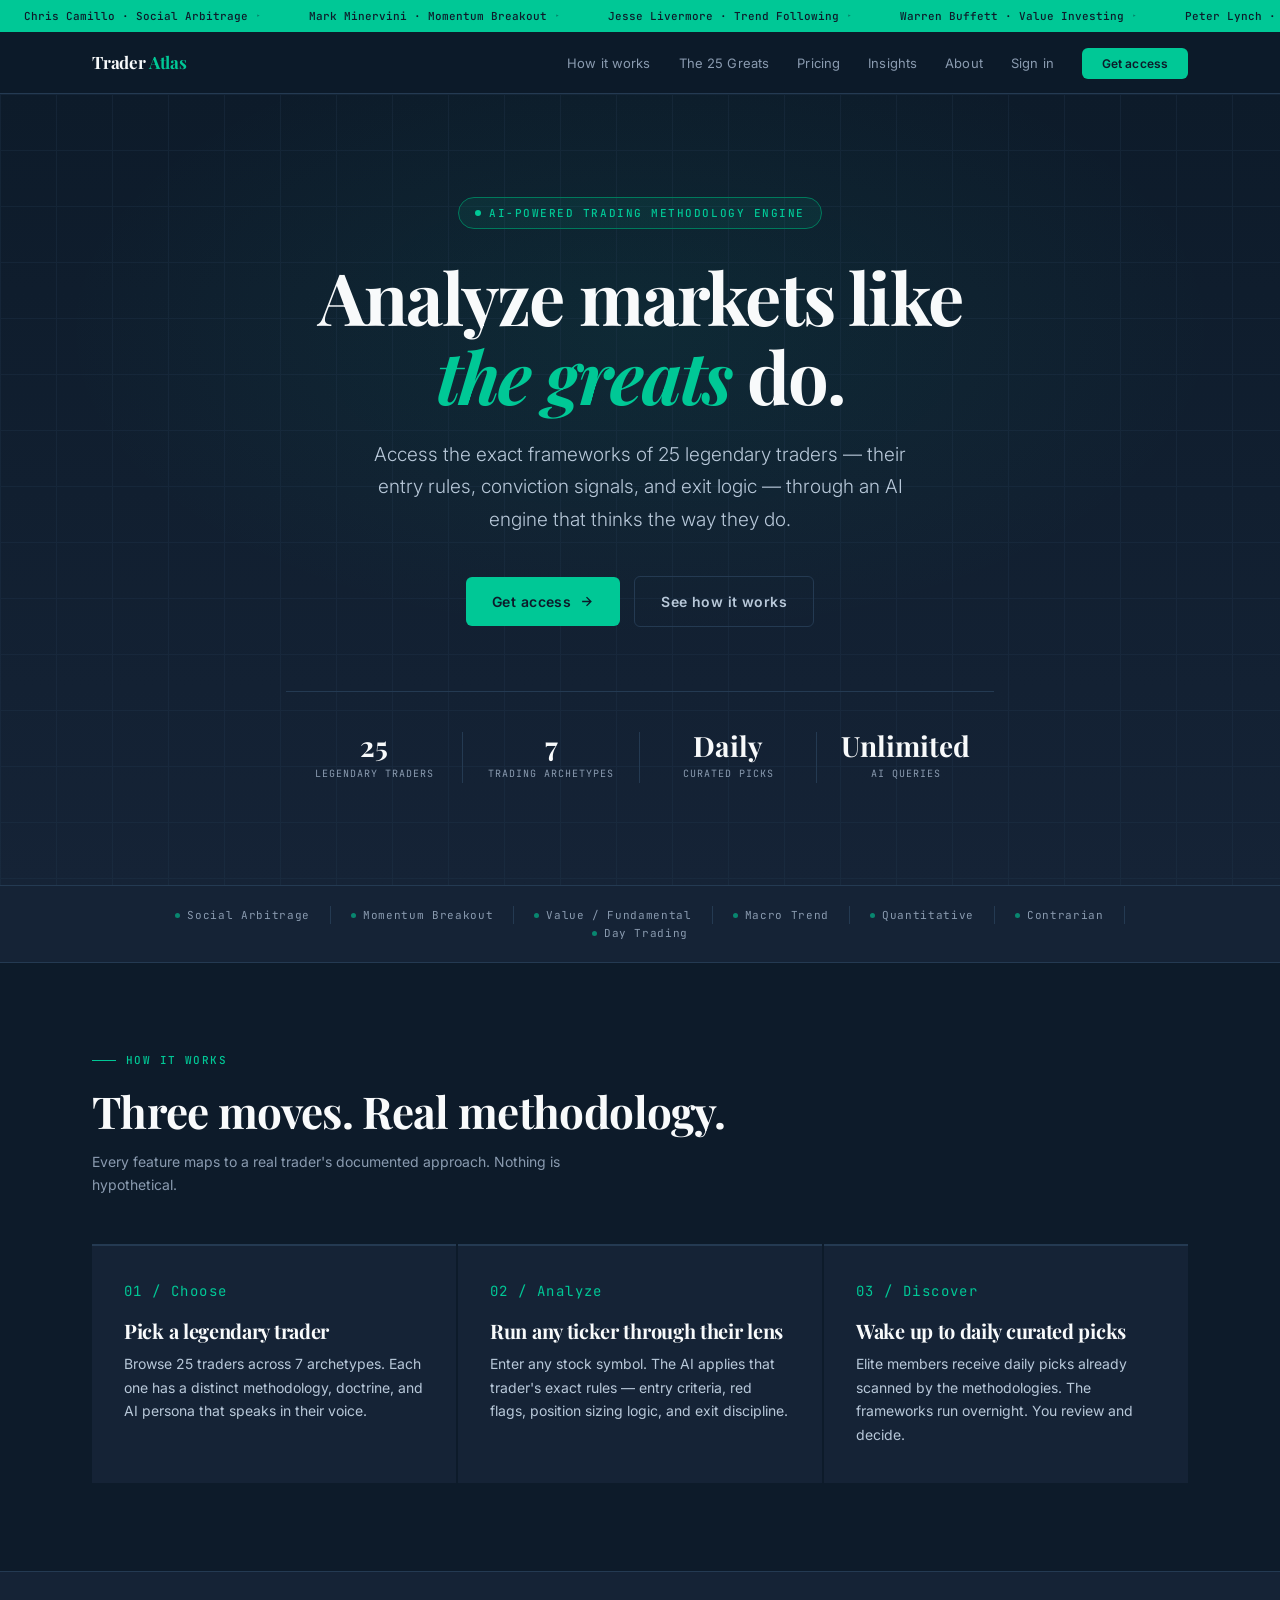
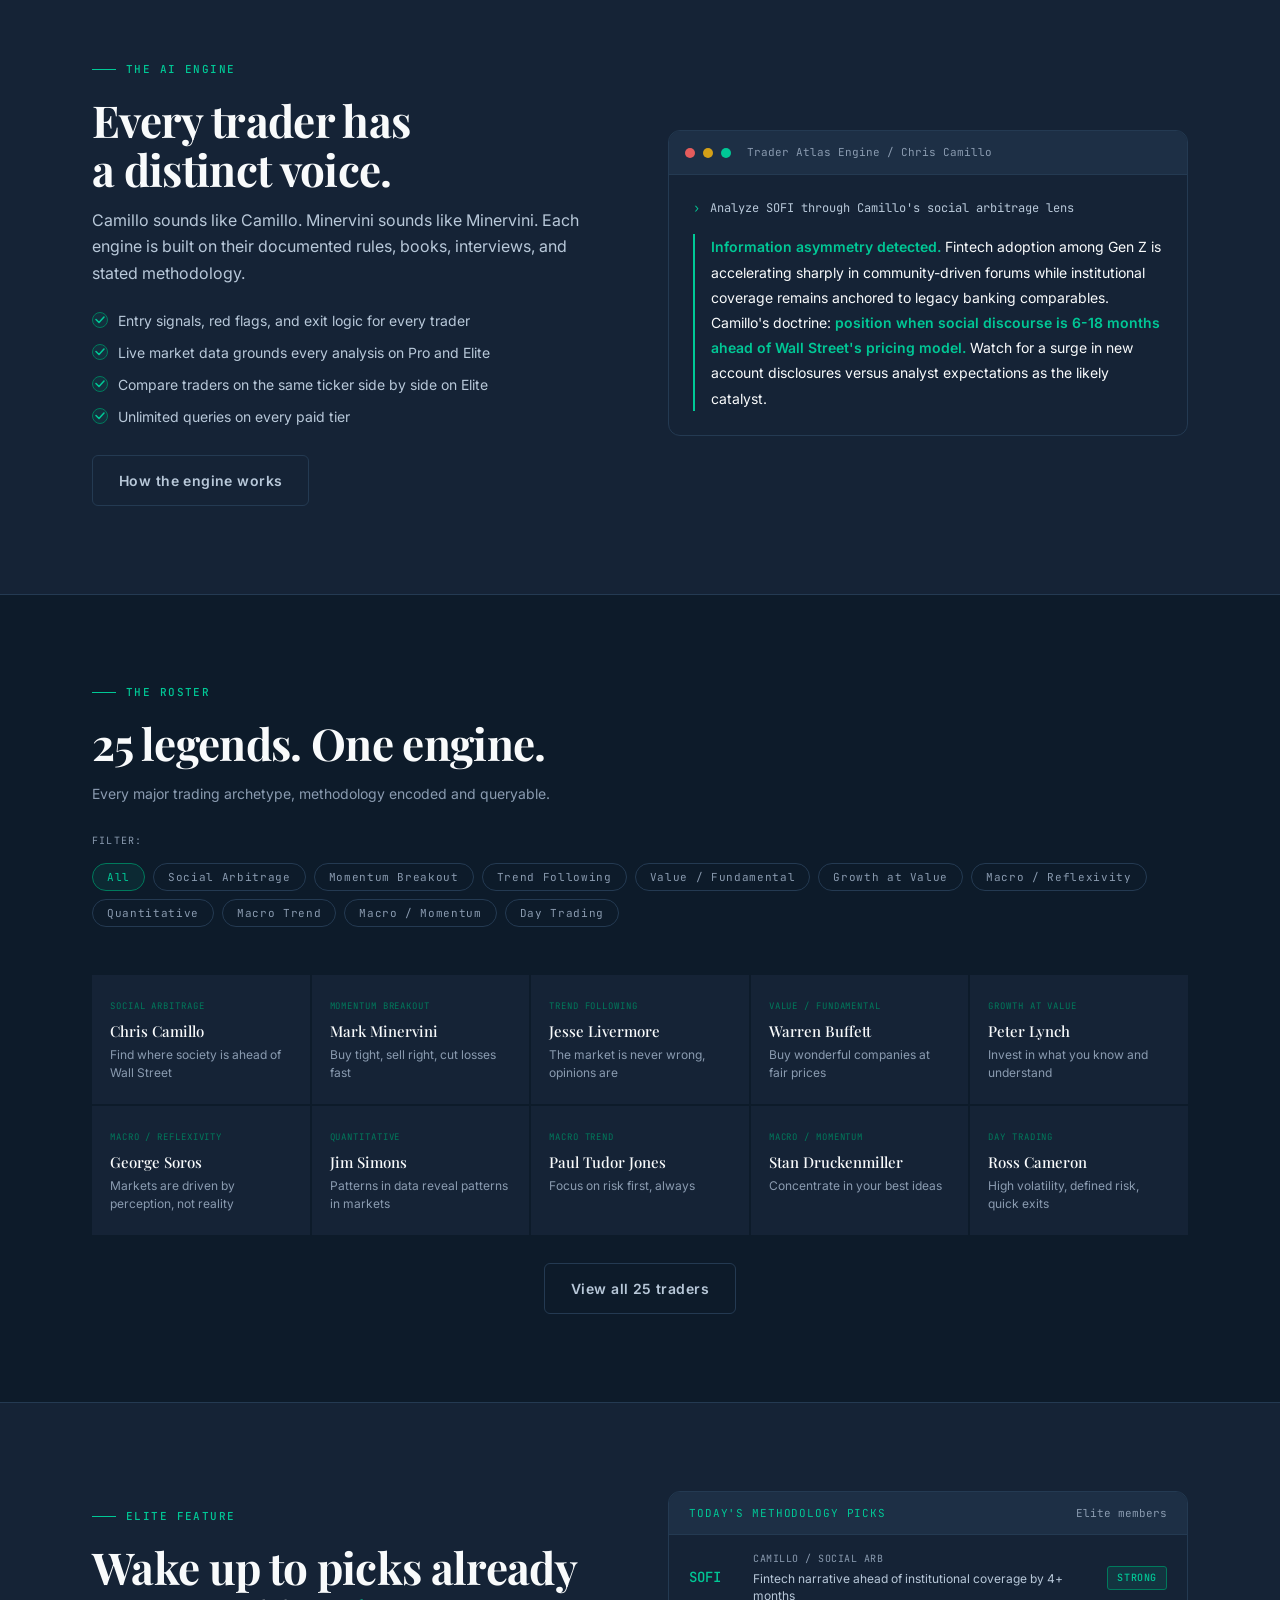
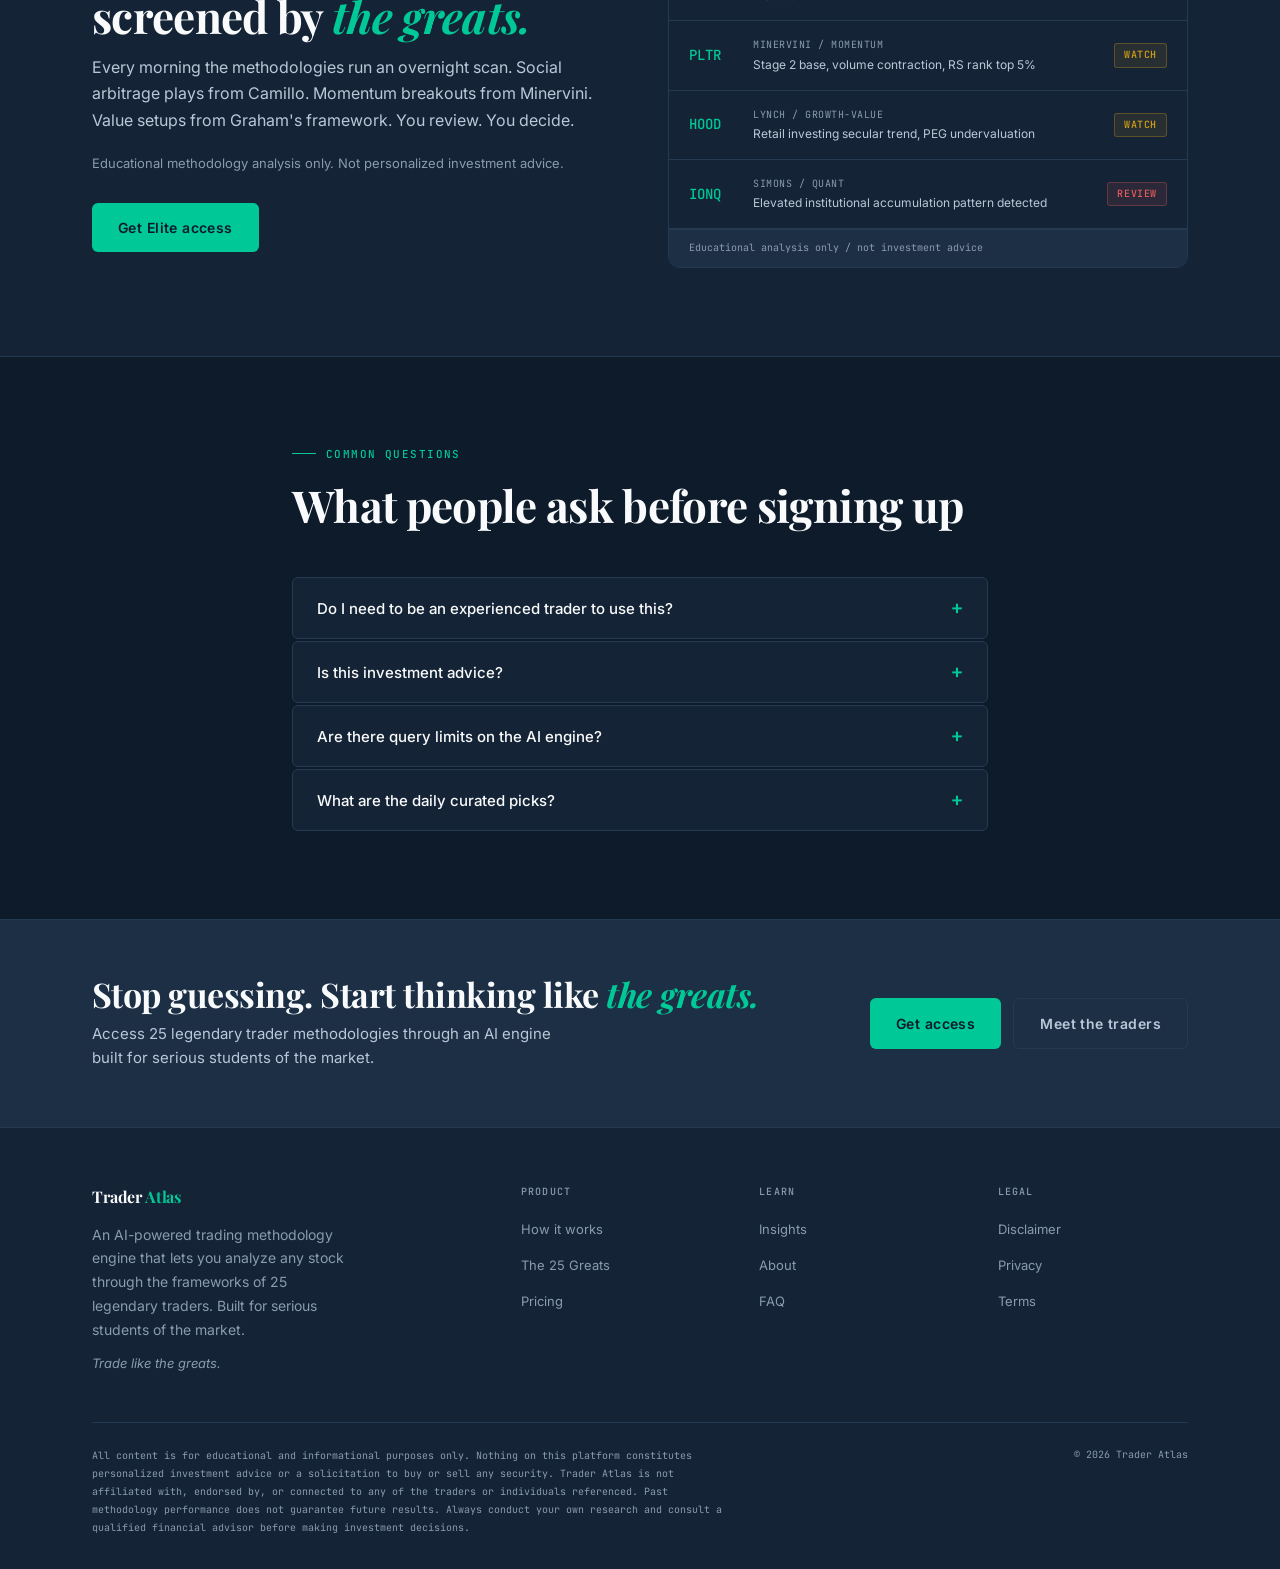
<file: index.html>
<!DOCTYPE html>
<html lang="en">
<head>
<meta charset="UTF-8">
<meta name="viewport" content="width=device-width, initial-scale=1.0">
<title>Trader Atlas — AI-Powered Trading Methodology Engine</title>
<meta name="description" content="Analyze any stock through the exact methodologies of 25 legendary traders. Chris Camillo's social arbitrage. Minervini's momentum breakout. Buffett's value framework. Powered by AI.">
<meta name="keywords" content="trading methodology, learn to trade, stock analysis, trading strategies, Mark Minervini, Chris Camillo, Warren Buffett, momentum trading, social arbitrage, trading education">
<meta property="og:title" content="Trader Atlas — AI Trading Methodology Engine">
<meta property="og:description" content="Access the minds of 25 legendary traders through an AI engine built on their exact methodologies.">
<meta property="og:type" content="website">
<link rel="canonical" href="https://traderatlas.com/">
<script type="application/ld+json">{"@context":"https://schema.org","@type":"SoftwareApplication","name":"Trader Atlas","applicationCategory":"FinanceApplication","description":"AI-powered trading methodology engine featuring 25 legendary traders","offers":{"@type":"Offer","priceCurrency":"USD","price":"19"}}</script>
<link rel="stylesheet" href="brand.css">
<style>
/* ── HERO — centered layout ── */
.hero {
  min-height: 88vh;
  display: flex;
  flex-direction: column;
  justify-content: center;
  align-items: center;
  text-align: center;
  padding: 80px 0;
  position: relative;
  overflow: hidden;
  border-bottom: 1px solid var(--navy-border);
}
.hero-bg {
  position: absolute;
  inset: 0;
  background:
    radial-gradient(ellipse 70% 60% at 50% 30%, rgba(0,200,150,0.07) 0%, transparent 65%),
    linear-gradient(180deg, var(--navy) 0%, var(--navy-mid) 100%);
  pointer-events: none;
}
.hero-grid {
  position: absolute;
  inset: 0;
  background-image: linear-gradient(var(--navy-border) 1px, transparent 1px),
    linear-gradient(90deg, var(--navy-border) 1px, transparent 1px);
  background-size: 56px 56px;
  opacity: 0.3;
  pointer-events: none;
}
.hero-content {
  position: relative;
  z-index: 2;
  max-width: 820px;
  padding: 0 32px;
  display: flex;
  flex-direction: column;
  align-items: center;
}
.hero-eyebrow {
  display: inline-flex;
  align-items: center;
  gap: 8px;
  font-family: var(--mono);
  font-size: 11px;
  font-weight: 500;
  letter-spacing: 0.14em;
  color: var(--emerald);
  text-transform: uppercase;
  margin-bottom: 28px;
  padding: 6px 16px;
  border: 1px solid var(--emerald-dim);
  border-radius: 99px;
  background: var(--emerald-bg);
}
.hero-eyebrow::before {
  content: '';
  width: 6px;
  height: 6px;
  border-radius: 50%;
  background: var(--emerald);
  flex-shrink: 0;
}
h1 {
  margin-bottom: 24px;
  letter-spacing: -0.025em;
}
.hero-sub {
  font-size: 19px;
  color: var(--slate-light);
  line-height: 1.7;
  max-width: 580px;
  margin-bottom: 40px;
  font-weight: 300;
}
.hero-actions {
  display: flex;
  align-items: center;
  gap: 14px;
  flex-wrap: wrap;
  justify-content: center;
  margin-bottom: 64px;
}
.hero-stats {
  display: grid;
  grid-template-columns: repeat(4, 1fr);
  align-items: center;
  padding-top: 40px;
  border-top: 1px solid var(--navy-border);
  width: 100%;
}
.stat-block {
  padding: 0 24px;
  border-right: 1px solid var(--navy-border);
  text-align: center;
}
.stat-block:last-child { border-right: none; }
.stat-num {
  font-family: var(--serif);
  font-size: 28px;
  font-weight: 700;
  color: var(--white);
  line-height: 1;
  display: block;
  white-space: nowrap;
}
.stat-lbl {
  font-family: var(--mono);
  font-size: 10px;
  letter-spacing: 0.1em;
  color: var(--slate);
  text-transform: uppercase;
  margin-top: 6px;
  display: block;
  white-space: nowrap;
}

/* ── TRUST BAR ── */
.trust-bar {
  padding: 20px 0;
  background: var(--navy-mid);
  border-bottom: 1px solid var(--navy-border);
}
.trust-row {
  display: flex;
  align-items: center;
  gap: 0;
  flex-wrap: wrap;
  justify-content: center;
}
.trust-item {
  font-family: var(--mono);
  font-size: 11px;
  letter-spacing: 0.06em;
  color: var(--slate);
  padding: 0 20px;
  border-right: 1px solid var(--navy-border);
  display: flex;
  align-items: center;
  gap: 7px;
  white-space: nowrap;
}
.trust-item:last-child { border-right: none; }
.trust-dot {
  width: 5px;
  height: 5px;
  border-radius: 50%;
  background: var(--emerald);
  opacity: 0.6;
  flex-shrink: 0;
}

/* ── FILTER ROW ── */
.filter-row {
  display: flex;
  align-items: center;
  gap: 14px;
  margin: 28px 0 20px;
  flex-wrap: wrap;
}
.filter-label {
  font-family: var(--mono);
  font-size: 10px;
  letter-spacing: 0.12em;
  color: var(--slate);
  text-transform: uppercase;
  flex-shrink: 0;
}
.archetype-chip {
  font-family: var(--mono);
  font-size: 11px;
  letter-spacing: 0.06em;
  padding: 6px 14px;
  border-radius: 99px;
  border: 1px solid var(--navy-border);
  color: var(--slate);
  background: none;
  cursor: pointer;
  transition: all 0.18s;
}
.archetype-chip:hover { border-color: var(--emerald-dim); color: var(--emerald); background: var(--emerald-bg); }
.archetype-chip.active { border-color: var(--emerald-dim); color: var(--emerald); background: var(--emerald-bg); }

/* ── HOW IT WORKS ── */
.steps-grid {
  display: grid;
  grid-template-columns: repeat(3, 1fr);
  gap: 2px;
  margin-top: 48px;
}
.step {
  background: var(--navy-mid);
  padding: 36px 32px;
  position: relative;
  overflow: hidden;
}
.step::before {
  content: '';
  position: absolute;
  top: 0; left: 0; right: 0;
  height: 2px;
  background: var(--navy-border);
  transition: background 0.2s;
}
.step:hover::before { background: var(--emerald); }
.step-num { font-family: var(--mono); font-size: 11px; color: var(--emerald); letter-spacing: 0.1em; margin-bottom: 16px; }
.step h3 { font-size: 20px; margin-bottom: 10px; }
.step p { font-size: 14px; line-height: 1.7; }

/* ── TERMINAL ── */
.terminal-wrap { background: var(--navy-mid); border: 1px solid var(--navy-border); border-radius: var(--radius-lg); overflow: hidden; }
.terminal-top { background: var(--navy-light); padding: 12px 16px; display: flex; align-items: center; gap: 8px; border-bottom: 1px solid var(--navy-border); }
.dot { width: 10px; height: 10px; border-radius: 50%; }
.dot-r { background: #E55C5C; } .dot-y { background: #D4A017; } .dot-g { background: var(--emerald); }
.term-label { font-family: var(--mono); font-size: 11px; color: var(--slate); margin-left: 8px; }
.terminal-body { padding: 24px; }
.term-line { font-family: var(--mono); font-size: 12px; display: flex; gap: 10px; margin-bottom: 16px; }
.term-prompt { color: var(--emerald); flex-shrink: 0; }
.term-cmd { color: var(--slate-light); }
.term-output { font-size: 14px; color: var(--white); line-height: 1.8; border-left: 2px solid var(--emerald); padding-left: 16px; }
.term-output strong { color: var(--emerald); }

/* ── TRADERS GRID ── */
.traders-grid {
  display: grid;
  grid-template-columns: repeat(5, 1fr);
  gap: 2px;
  margin-top: 48px;
}
.trader-tile {
  background: var(--navy-mid);
  padding: 22px 18px;
  border-top: 2px solid transparent;
  transition: all 0.2s;
  cursor: pointer;
  text-decoration: none;
  display: block;
}
.trader-tile:hover { background: var(--navy-light); border-top-color: var(--emerald); }
.tile-archetype { font-family: var(--mono); font-size: 9px; letter-spacing: 0.1em; color: var(--emerald-dim); text-transform: uppercase; margin-bottom: 8px; }
.tile-name { font-family: var(--serif); font-size: 15px; font-weight: 500; color: var(--white); margin-bottom: 6px; line-height: 1.2; }
.tile-doctrine { font-size: 12px; color: var(--slate); line-height: 1.5; }
.tile-hidden { display: none; }

/* ── PICKS ── */
.picks-layout { display: grid; grid-template-columns: 1fr 1fr; gap: 56px; align-items: center; }
.picks-card { background: var(--navy-mid); border: 1px solid var(--navy-border); border-radius: var(--radius-lg); overflow: hidden; }
.picks-head { background: var(--navy-light); padding: 12px 20px; display: flex; justify-content: space-between; align-items: center; border-bottom: 1px solid var(--navy-border); }
.picks-head-title { font-family: var(--mono); font-size: 11px; color: var(--emerald); letter-spacing: 0.08em; text-transform: uppercase; }
.picks-head-date { font-family: var(--mono); font-size: 11px; color: var(--slate); }
.pick-row { padding: 16px 20px; border-bottom: 1px solid var(--navy-border); display: grid; grid-template-columns: 52px 1fr auto; gap: 12px; align-items: center; }
.pick-row:last-child { border-bottom: none; }
.pick-ticker { font-family: var(--mono); font-size: 14px; font-weight: 500; color: var(--emerald); }
.pick-meta { display: flex; flex-direction: column; gap: 3px; }
.pick-by { font-family: var(--mono); font-size: 10px; color: var(--slate); text-transform: uppercase; letter-spacing: 0.05em; }
.pick-desc { font-size: 12px; color: var(--slate-light); line-height: 1.4; }
.signal { font-family: var(--mono); font-size: 10px; font-weight: 500; padding: 3px 9px; border-radius: 3px; letter-spacing: 0.06em; white-space: nowrap; }
.s-strong { background: rgba(0,200,150,0.1); color: var(--emerald); border: 1px solid var(--emerald-dim); }
.s-watch { background: rgba(212,160,23,0.1); color: #D4A017; border: 1px solid rgba(212,160,23,0.3); }
.s-review { background: rgba(229,92,92,0.1); color: var(--danger); border: 1px solid rgba(229,92,92,0.3); }
.picks-disclaimer { font-family: var(--mono); font-size: 10px; color: var(--slate); padding: 10px 20px; background: var(--navy-light); border-top: 1px solid var(--navy-border); }

/* ── FAQ ── */
.faq-list { display: flex; flex-direction: column; gap: 2px; margin-top: 48px; }
.faq-item { background: var(--navy-mid); border: 1px solid var(--navy-border); border-radius: var(--radius); overflow: hidden; }
.faq-q { width: 100%; text-align: left; background: none; border: none; padding: 20px 24px; font-family: var(--sans); font-size: 15px; font-weight: 500; color: var(--white); cursor: pointer; display: flex; justify-content: space-between; align-items: center; gap: 16px; }
.faq-icon { font-family: var(--mono); font-size: 20px; color: var(--emerald); flex-shrink: 0; transition: transform 0.2s; line-height: 1; }
.faq-item.open .faq-icon { transform: rotate(45deg); }
.faq-a { display: none; padding: 0 24px 20px; font-size: 14px; color: var(--slate-light); line-height: 1.75; border-top: 1px solid var(--navy-border); padding-top: 16px; }
.faq-item.open .faq-a { display: block; }

/* ── CTA BAND ── */
.cta-band { background: var(--navy-light); border-top: 1px solid var(--navy-border); }
.cta-band-inner { display: flex; align-items: center; justify-content: space-between; gap: 32px; padding: 56px 0; flex-wrap: wrap; }
.cta-band h2 { font-size: clamp(22px, 3vw, 34px); margin-bottom: 8px; }
.cta-band p { font-size: 15px; color: var(--slate-light); max-width: 480px; line-height: 1.65; }
.cta-actions { display: flex; gap: 12px; flex-shrink: 0; }

@media (max-width: 860px) {
  .steps-grid { grid-template-columns: 1fr; }
  .traders-grid { grid-template-columns: repeat(2, 1fr); }
  .picks-layout { grid-template-columns: 1fr; }
  .hero-stats { grid-template-columns: repeat(2, 1fr); gap: 0; }
  .stat-block { border-right: none; border-bottom: 1px solid var(--navy-border); padding: 16px; }
  .stat-block:nth-child(odd) { border-right: 1px solid var(--navy-border); }
  .stat-block:last-child, .stat-block:nth-last-child(2):nth-child(odd) { border-bottom: none; }
  .cta-band-inner { flex-direction: column; align-items: flex-start; }
}
@media (max-width: 480px) {
  .traders-grid { grid-template-columns: 1fr 1fr; }
}
</style>
</head>
<body>
<div id="nav-placeholder"></div>
<main>

<!-- ── HERO ── -->
<section class="hero" aria-labelledby="hero-heading">
  <div class="hero-bg"></div>
  <div class="hero-grid" aria-hidden="true"></div>
  <div class="hero-content">
    <span class="hero-eyebrow">AI-Powered Trading Methodology Engine</span>
    <h1 id="hero-heading">Analyze markets like<br><em>the greats</em> do.</h1>
    <p class="hero-sub">Access the exact frameworks of 25 legendary traders — their entry rules, conviction signals, and exit logic — through an AI engine that thinks the way they do.</p>
    <div class="hero-actions">
      <a href="pricing.html" class="btn btn-primary">
        Get access
        <svg viewBox="0 0 24 24"><path d="M5 12h14M12 5l7 7-7 7"/></svg>
      </a>
      <a href="how-it-works.html" class="btn btn-outline">See how it works</a>
    </div>
    <div class="hero-stats">
      <div class="stat-block"><span class="stat-num">25</span><span class="stat-lbl">Legendary traders</span></div>
      <div class="stat-block"><span class="stat-num">7</span><span class="stat-lbl">Trading archetypes</span></div>
      <div class="stat-block"><span class="stat-num">Daily</span><span class="stat-lbl">Curated picks</span></div>
      <div class="stat-block"><span class="stat-num">Unlimited</span><span class="stat-lbl">AI queries</span></div>
    </div>
  </div>
</section>

<!-- ── TRUST BAR ── -->
<div class="trust-bar">
  <div class="container">
    <div class="trust-row">
      <span class="trust-item"><span class="trust-dot"></span>Social Arbitrage</span>
      <span class="trust-item"><span class="trust-dot"></span>Momentum Breakout</span>
      <span class="trust-item"><span class="trust-dot"></span>Value / Fundamental</span>
      <span class="trust-item"><span class="trust-dot"></span>Macro Trend</span>
      <span class="trust-item"><span class="trust-dot"></span>Quantitative</span>
      <span class="trust-item"><span class="trust-dot"></span>Contrarian</span>
      <span class="trust-item"><span class="trust-dot"></span>Day Trading</span>
    </div>
  </div>
</div>

<!-- ── HOW IT WORKS ── -->
<section aria-labelledby="how-heading">
  <div class="container">
    <p class="label">How it works</p>
    <h2 id="how-heading">Three moves. Real methodology.</h2>
    <p class="text-muted" style="max-width:500px;">Every feature maps to a real trader's documented approach. Nothing is hypothetical.</p>
    <div class="steps-grid">
      <div class="step">
        <p class="step-num">01 / Choose</p>
        <h3>Pick a legendary trader</h3>
        <p>Browse 25 traders across 7 archetypes. Each one has a distinct methodology, doctrine, and AI persona that speaks in their voice.</p>
      </div>
      <div class="step">
        <p class="step-num">02 / Analyze</p>
        <h3>Run any ticker through their lens</h3>
        <p>Enter any stock symbol. The AI applies that trader's exact rules — entry criteria, red flags, position sizing logic, and exit discipline.</p>
      </div>
      <div class="step">
        <p class="step-num">03 / Discover</p>
        <h3>Wake up to daily curated picks</h3>
        <p>Elite members receive daily picks already scanned by the methodologies. The frameworks run overnight. You review and decide.</p>
      </div>
    </div>
  </div>
</section>

<!-- ── ENGINE DEMO ── -->
<section style="background:var(--navy-mid);" aria-labelledby="engine-heading">
  <div class="container">
    <div style="display:grid;grid-template-columns:1fr 1fr;gap:56px;align-items:center;">
      <div>
        <p class="label">The AI engine</p>
        <h2 id="engine-heading">Every trader has<br>a distinct voice.</h2>
        <p style="margin-bottom:24px;">Camillo sounds like Camillo. Minervini sounds like Minervini. Each engine is built on their documented rules, books, interviews, and stated methodology.</p>
        <ul class="check-list">
          <li>Entry signals, red flags, and exit logic for every trader</li>
          <li>Live market data grounds every analysis on Pro and Elite</li>
          <li>Compare traders on the same ticker side by side on Elite</li>
          <li>Unlimited queries on every paid tier</li>
        </ul>
        <div style="margin-top:28px;"><a href="how-it-works.html" class="btn btn-outline">How the engine works</a></div>
      </div>
      <div class="terminal-wrap">
        <div class="terminal-top">
          <div class="dot dot-r"></div><div class="dot dot-y"></div><div class="dot dot-g"></div>
          <span class="term-label">Trader Atlas Engine / Chris Camillo</span>
        </div>
        <div class="terminal-body">
          <div class="term-line"><span class="term-prompt">&rsaquo;</span><span class="term-cmd">Analyze SOFI through Camillo's social arbitrage lens</span></div>
          <div class="term-output"><strong>Information asymmetry detected.</strong> Fintech adoption among Gen Z is accelerating sharply in community-driven forums while institutional coverage remains anchored to legacy banking comparables. Camillo's doctrine: <strong>position when social discourse is 6-18 months ahead of Wall Street's pricing model.</strong> Watch for a surge in new account disclosures versus analyst expectations as the likely catalyst.</div>
        </div>
      </div>
    </div>
  </div>
</section>

<!-- ── TRADERS PREVIEW ── -->
<section aria-labelledby="traders-heading">
  <div class="container">
    <p class="label">The roster</p>
    <h2 id="traders-heading">25 legends. One engine.</h2>
    <p class="text-muted" style="max-width:480px;">Every major trading archetype, methodology encoded and queryable.</p>
    <div class="filter-row" role="group" aria-label="Filter by archetype">
      <span class="filter-label">Filter:</span>
      <div id="archetype-chips" style="display:flex;gap:8px;flex-wrap:wrap;"></div>
    </div>
    <div class="traders-grid" id="traders-preview"></div>
    <div style="margin-top:28px;text-align:center;">
      <a href="traders.html" class="btn btn-outline">View all 25 traders</a>
    </div>
  </div>
</section>

<!-- ── DAILY PICKS ── -->
<section style="background:var(--navy-mid);" aria-labelledby="picks-heading">
  <div class="container">
    <div class="picks-layout">
      <div>
        <p class="label">Elite feature</p>
        <h2 id="picks-heading">Wake up to picks already screened by <em>the greats.</em></h2>
        <p style="margin-bottom:20px;">Every morning the methodologies run an overnight scan. Social arbitrage plays from Camillo. Momentum breakouts from Minervini. Value setups from Graham's framework. You review. You decide.</p>
        <p style="font-size:13px;color:var(--slate);">Educational methodology analysis only. Not personalized investment advice.</p>
        <div style="margin-top:28px;"><a href="pricing.html" class="btn btn-primary">Get Elite access</a></div>
      </div>
      <div class="picks-card">
        <div class="picks-head">
          <span class="picks-head-title">Today's methodology picks</span>
          <span class="picks-head-date">Elite members</span>
        </div>
        <div class="pick-row">
          <span class="pick-ticker">SOFI</span>
          <div class="pick-meta"><span class="pick-by">Camillo / Social Arb</span><span class="pick-desc">Fintech narrative ahead of institutional coverage by 4+ months</span></div>
          <span class="signal s-strong">STRONG</span>
        </div>
        <div class="pick-row">
          <span class="pick-ticker">PLTR</span>
          <div class="pick-meta"><span class="pick-by">Minervini / Momentum</span><span class="pick-desc">Stage 2 base, volume contraction, RS rank top 5%</span></div>
          <span class="signal s-watch">WATCH</span>
        </div>
        <div class="pick-row">
          <span class="pick-ticker">HOOD</span>
          <div class="pick-meta"><span class="pick-by">Lynch / Growth-Value</span><span class="pick-desc">Retail investing secular trend, PEG undervaluation</span></div>
          <span class="signal s-watch">WATCH</span>
        </div>
        <div class="pick-row">
          <span class="pick-ticker">IONQ</span>
          <div class="pick-meta"><span class="pick-by">Simons / Quant</span><span class="pick-desc">Elevated institutional accumulation pattern detected</span></div>
          <span class="signal s-review">REVIEW</span>
        </div>
        <div class="picks-disclaimer">Educational analysis only / not investment advice</div>
      </div>
    </div>
  </div>
</section>

<!-- ── FAQ ── -->
<section aria-labelledby="faq-heading">
  <div class="container" style="max-width:760px;">
    <p class="label">Common questions</p>
    <h2 id="faq-heading">What people ask before signing up</h2>
    <div class="faq-list" itemscope itemtype="https://schema.org/FAQPage">
      <div class="faq-item" itemscope itemprop="mainEntity" itemtype="https://schema.org/Question">
        <button class="faq-q" onclick="toggleFaq(this)" aria-expanded="false"><span itemprop="name">Do I need to be an experienced trader to use this?</span><span class="faq-icon">+</span></button>
        <div class="faq-a" itemscope itemprop="acceptedAnswer" itemtype="https://schema.org/Answer"><p itemprop="text">No. The platform works for beginners studying frameworks for the first time and experienced traders stress-testing a thesis against a different methodology. The AI engine explains its reasoning at every step.</p></div>
      </div>
      <div class="faq-item" itemscope itemprop="mainEntity" itemtype="https://schema.org/Question">
        <button class="faq-q" onclick="toggleFaq(this)" aria-expanded="false"><span itemprop="name">Is this investment advice?</span><span class="faq-icon">+</span></button>
        <div class="faq-a" itemscope itemprop="acceptedAnswer" itemtype="https://schema.org/Answer"><p itemprop="text">No. Everything on Trader Atlas is educational and informational only. The AI engine applies documented trading methodologies to help you think through a setup. It does not provide personalized investment advice. Always do your own research and consult a qualified financial advisor.</p></div>
      </div>
      <div class="faq-item" itemscope itemprop="mainEntity" itemtype="https://schema.org/Question">
        <button class="faq-q" onclick="toggleFaq(this)" aria-expanded="false"><span itemprop="name">Are there query limits on the AI engine?</span><span class="faq-icon">+</span></button>
        <div class="faq-a" itemscope itemprop="acceptedAnswer" itemtype="https://schema.org/Answer"><p itemprop="text">No. All paid tiers include unlimited AI engine queries. Starter members access 5 traders with unlimited queries. Pro and Elite members access all 25 traders with unlimited queries. We don't believe in artificial caps on learning.</p></div>
      </div>
      <div class="faq-item" itemscope itemprop="mainEntity" itemtype="https://schema.org/Question">
        <button class="faq-q" onclick="toggleFaq(this)" aria-expanded="false"><span itemprop="name">What are the daily curated picks?</span><span class="faq-icon">+</span></button>
        <div class="faq-a" itemscope itemprop="acceptedAnswer" itemtype="https://schema.org/Answer"><p itemprop="text">Elite members receive a daily list of stocks flagged by the platform's methodology engines — for example, a social arbitrage signal consistent with Camillo's framework or a Stage 2 breakout pattern matching Minervini's criteria. These are educational scans, not buy recommendations.</p></div>
      </div>
    </div>
  </div>
</section>

<!-- ── CTA BAND ── -->
<div class="cta-band">
  <div class="container">
    <div class="cta-band-inner">
      <div>
        <h2>Stop guessing. Start thinking like <em>the greats.</em></h2>
        <p>Access 25 legendary trader methodologies through an AI engine built for serious students of the market.</p>
      </div>
      <div class="cta-actions">
        <a href="pricing.html" class="btn btn-primary">Get access</a>
        <a href="traders.html" class="btn btn-outline">Meet the traders</a>
      </div>
    </div>
  </div>
</div>

</main>
<div id="footer-placeholder"></div>
<script src="components.js"></script>
<script>
const TRADERS = [
  {name:'Chris Camillo', arch:'Social Arbitrage', doc:'Find where society is ahead of Wall Street'},
  {name:'Mark Minervini', arch:'Momentum Breakout', doc:'Buy tight, sell right, cut losses fast'},
  {name:'Jesse Livermore', arch:'Trend Following', doc:'The market is never wrong, opinions are'},
  {name:'Warren Buffett', arch:'Value / Fundamental', doc:'Buy wonderful companies at fair prices'},
  {name:'Peter Lynch', arch:'Growth at Value', doc:'Invest in what you know and understand'},
  {name:'George Soros', arch:'Macro / Reflexivity', doc:'Markets are driven by perception, not reality'},
  {name:'Jim Simons', arch:'Quantitative', doc:'Patterns in data reveal patterns in markets'},
  {name:'Paul Tudor Jones', arch:'Macro Trend', doc:'Focus on risk first, always'},
  {name:'Stan Druckenmiller', arch:'Macro / Momentum', doc:'Concentrate in your best ideas'},
  {name:'Ross Cameron', arch:'Day Trading', doc:'High volatility, defined risk, quick exits'},
];

const ARCHETYPES = ['All', ...new Set(TRADERS.map(t => t.arch))];
let activeArch = 'All';

function renderTraders() {
  const grid = document.getElementById('traders-preview');
  grid.innerHTML = '';
  TRADERS.filter(t => activeArch === 'All' || t.arch === activeArch).forEach(t => {
    const a = document.createElement('a');
    a.href = 'traders.html';
    a.className = 'trader-tile';
    a.innerHTML = `<p class="tile-archetype">${t.arch}</p><p class="tile-name">${t.name}</p><p class="tile-doctrine">${t.doc}</p>`;
    grid.appendChild(a);
  });
}

function buildArchetypeChips() {
  const row = document.getElementById('archetype-chips');
  ARCHETYPES.forEach(arch => {
    const btn = document.createElement('button');
    btn.className = 'archetype-chip' + (arch === 'All' ? ' active' : '');
    btn.textContent = arch;
    btn.setAttribute('aria-pressed', arch === 'All');
    btn.addEventListener('click', () => {
      activeArch = arch;
      document.querySelectorAll('.archetype-chip').forEach(b => {
        b.classList.remove('active');
        b.setAttribute('aria-pressed', 'false');
      });
      btn.classList.add('active');
      btn.setAttribute('aria-pressed', 'true');
      renderTraders();
    });
    row.appendChild(btn);
  });
}

function toggleFaq(btn) {
  const item = btn.closest('.faq-item');
  const open = item.classList.toggle('open');
  btn.setAttribute('aria-expanded', open);
}

buildArchetypeChips();
renderTraders();
</script>
</body>
</html>
</file>
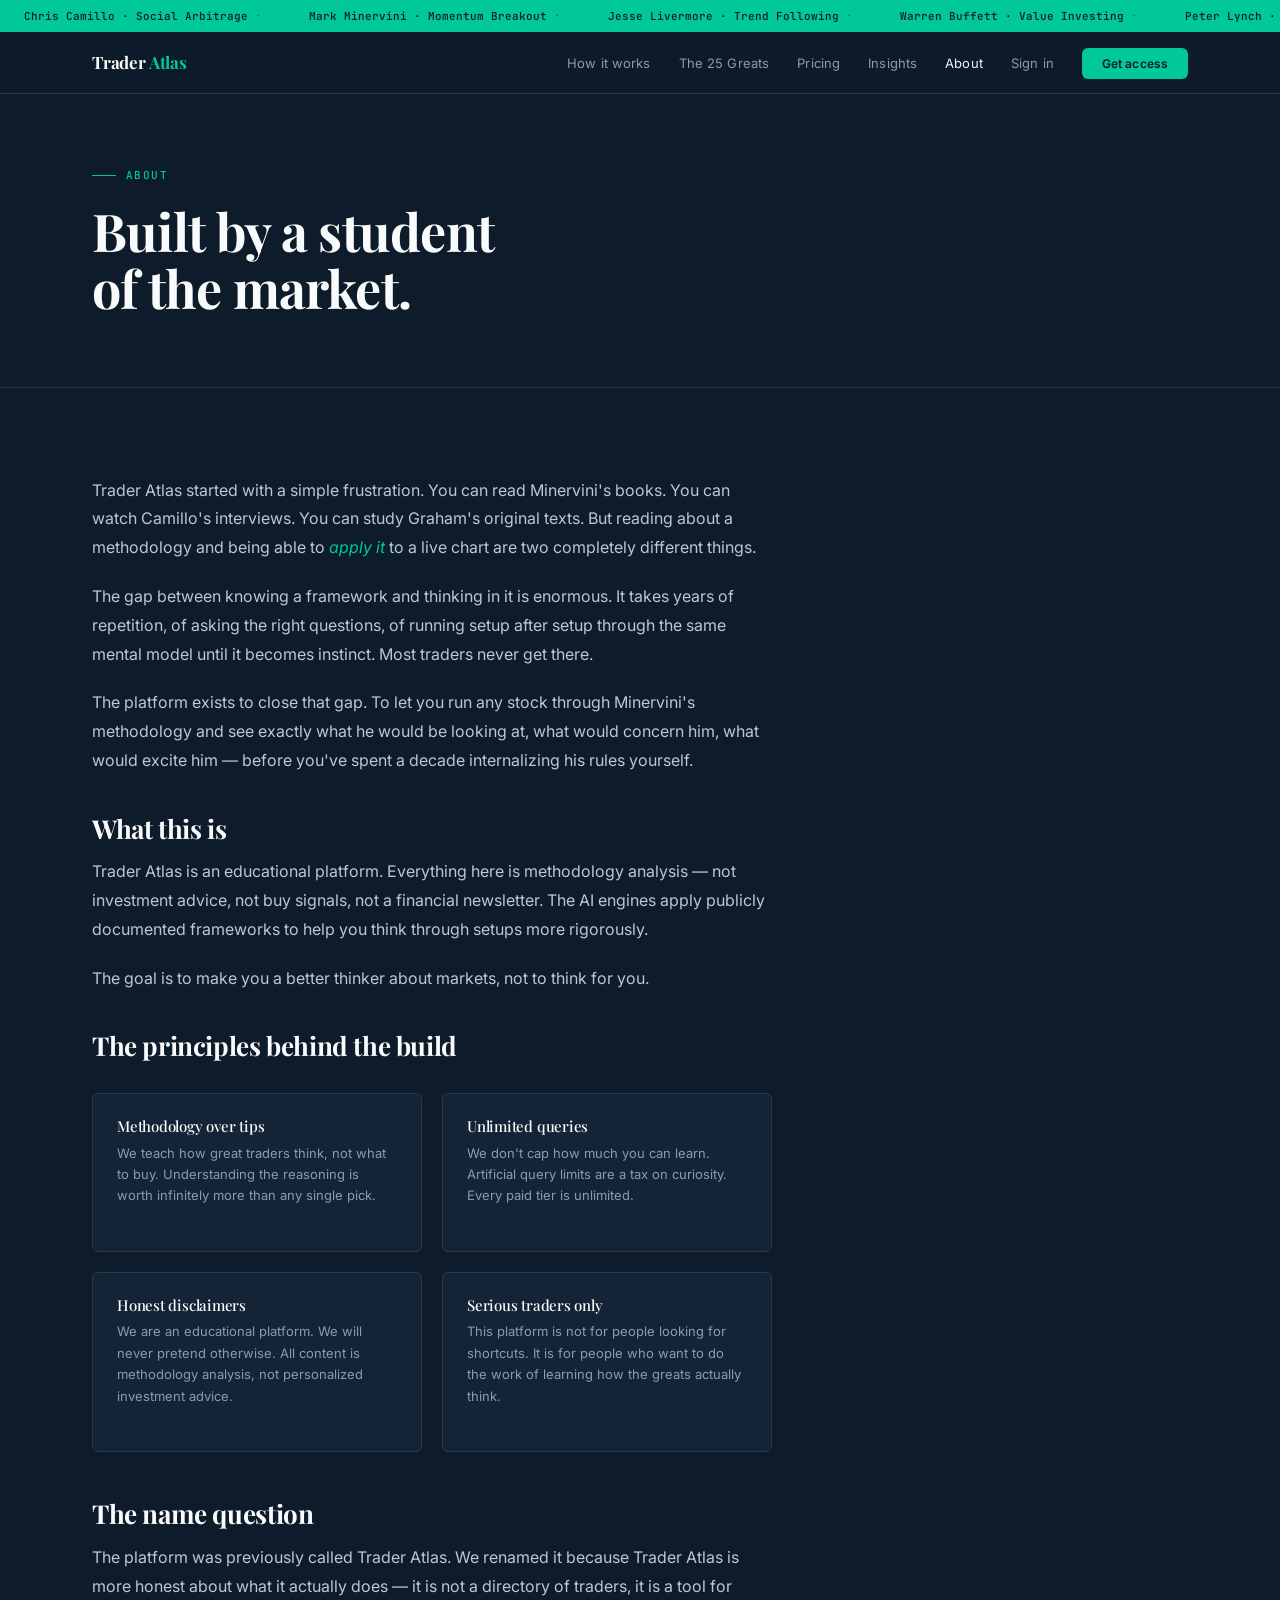
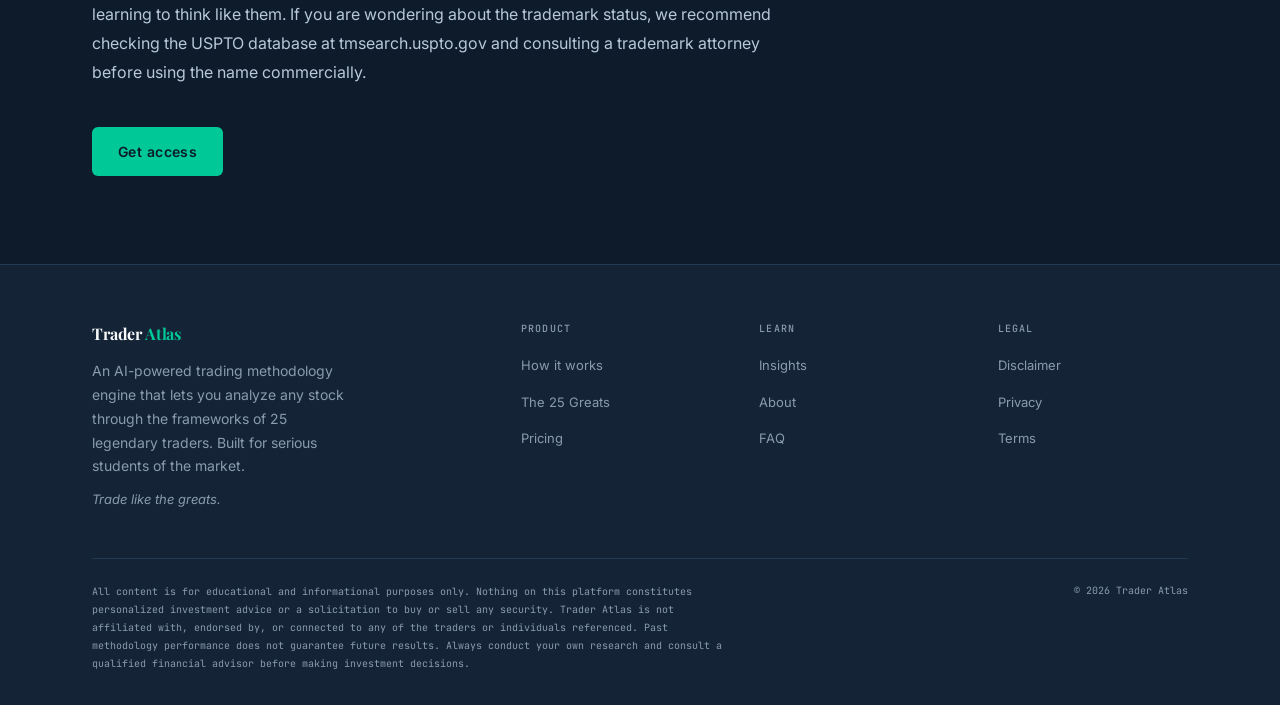
<file: about.html>
<!DOCTYPE html>
<html lang="en">
<head>
<meta charset="UTF-8"><meta name="viewport" content="width=device-width,initial-scale=1.0">
<title>About — Trader Atlas</title>
<meta name="description" content="Trader Atlas was built by a serious student of the market who wanted to internalize how legendary traders think — not just read about them.">
<link rel="canonical" href="https://traderatlas.com/about.html">
<link rel="stylesheet" href="brand.css">
<style>
.about-hero{padding:72px 0 56px;border-bottom:1px solid var(--navy-border);}
.about-hero h1{font-size:clamp(30px,5vw,52px);margin-bottom:14px;}
.about-body{max-width:680px;}
.about-body p{font-size:16px;color:var(--slate-light);line-height:1.8;margin-bottom:20px;}
.about-body h2{font-size:26px;margin:40px 0 14px;}
.about-body h3{font-size:19px;margin:28px 0 10px;font-family:var(--serif);}
.principles{display:grid;grid-template-columns:1fr 1fr;gap:20px;margin-top:32px;}
.principle{background:var(--navy-mid);border:1px solid var(--navy-border);border-radius:var(--radius);padding:24px;}
.principle h4{font-size:15px;color:var(--white);margin-bottom:8px;font-family:var(--serif);}
.principle p{font-size:13px;color:var(--slate);line-height:1.65;}
@media(max-width:600px){.principles{grid-template-columns:1fr;}}
</style>
</head>
<body>
<div id="nav-placeholder"></div>
<main>
<section class="about-hero">
  <div class="container">
    <p class="label">About</p>
    <h1>Built by a student<br>of the market.</h1>
  </div>
</section>
<section>
  <div class="container">
    <div class="about-body">
      <p>Trader Atlas started with a simple frustration. You can read Minervini's books. You can watch Camillo's interviews. You can study Graham's original texts. But reading about a methodology and being able to <em>apply it</em> to a live chart are two completely different things.</p>
      <p>The gap between knowing a framework and thinking in it is enormous. It takes years of repetition, of asking the right questions, of running setup after setup through the same mental model until it becomes instinct. Most traders never get there.</p>
      <p>The platform exists to close that gap. To let you run any stock through Minervini's methodology and see exactly what he would be looking at, what would concern him, what would excite him — before you've spent a decade internalizing his rules yourself.</p>

      <h2>What this is</h2>
      <p>Trader Atlas is an educational platform. Everything here is methodology analysis — not investment advice, not buy signals, not a financial newsletter. The AI engines apply publicly documented frameworks to help you think through setups more rigorously.</p>
      <p>The goal is to make you a better thinker about markets, not to think for you.</p>

      <h2>The principles behind the build</h2>
      <div class="principles">
        <div class="principle"><h4>Methodology over tips</h4><p>We teach how great traders think, not what to buy. Understanding the reasoning is worth infinitely more than any single pick.</p></div>
        <div class="principle"><h4>Unlimited queries</h4><p>We don't cap how much you can learn. Artificial query limits are a tax on curiosity. Every paid tier is unlimited.</p></div>
        <div class="principle"><h4>Honest disclaimers</h4><p>We are an educational platform. We will never pretend otherwise. All content is methodology analysis, not personalized investment advice.</p></div>
        <div class="principle"><h4>Serious traders only</h4><p>This platform is not for people looking for shortcuts. It is for people who want to do the work of learning how the greats actually think.</p></div>
      </div>

      <h2 style="margin-top:48px;">The name question</h2>
      <p>The platform was previously called Trader Atlas. We renamed it because Trader Atlas is more honest about what it actually does — it is not a directory of traders, it is a tool for learning to think like them. If you are wondering about the trademark status, we recommend checking the USPTO database at tmsearch.uspto.gov and consulting a trademark attorney before using the name commercially.</p>

      <div style="margin-top:40px;">
        <a href="pricing.html" class="btn btn-primary">Get access</a>
      </div>
    </div>
  </div>
</section>
</main>
<div id="footer-placeholder"></div>
<script src="components.js"></script>
</body>
</html>
</file>
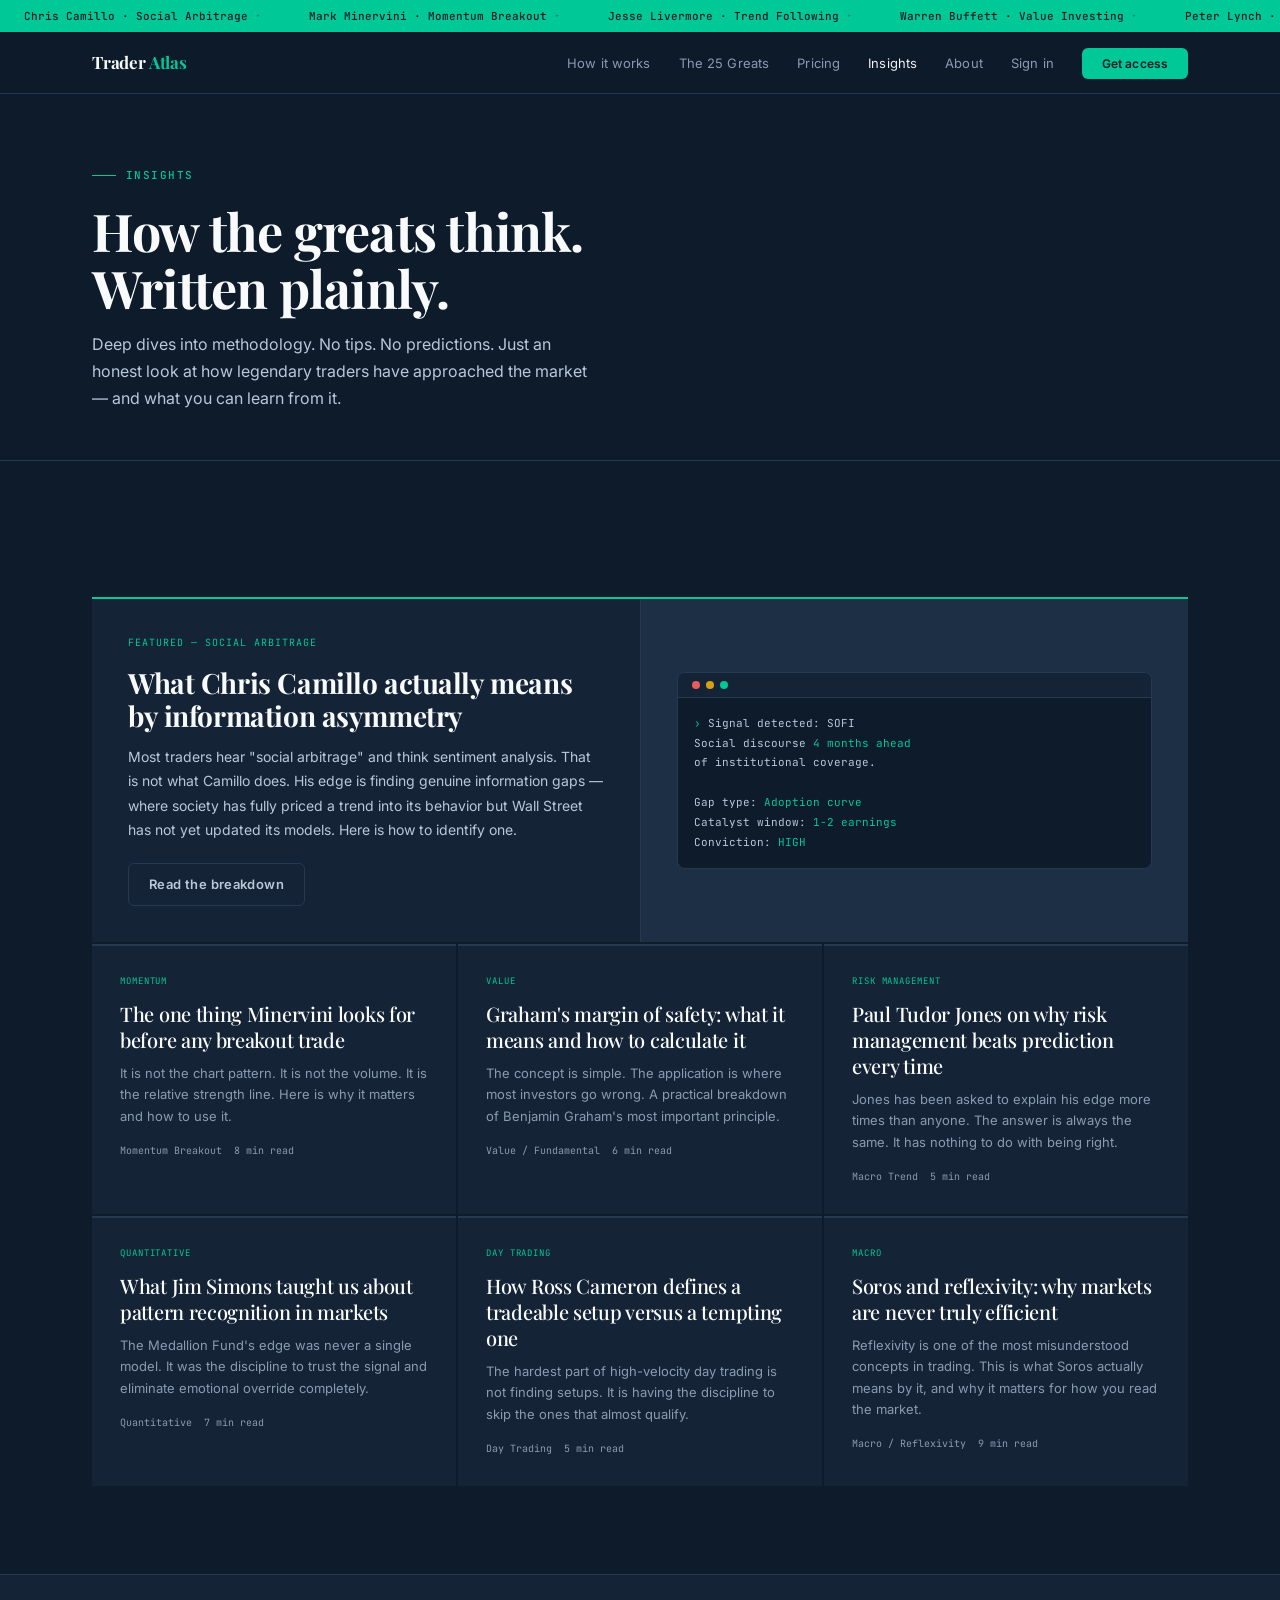
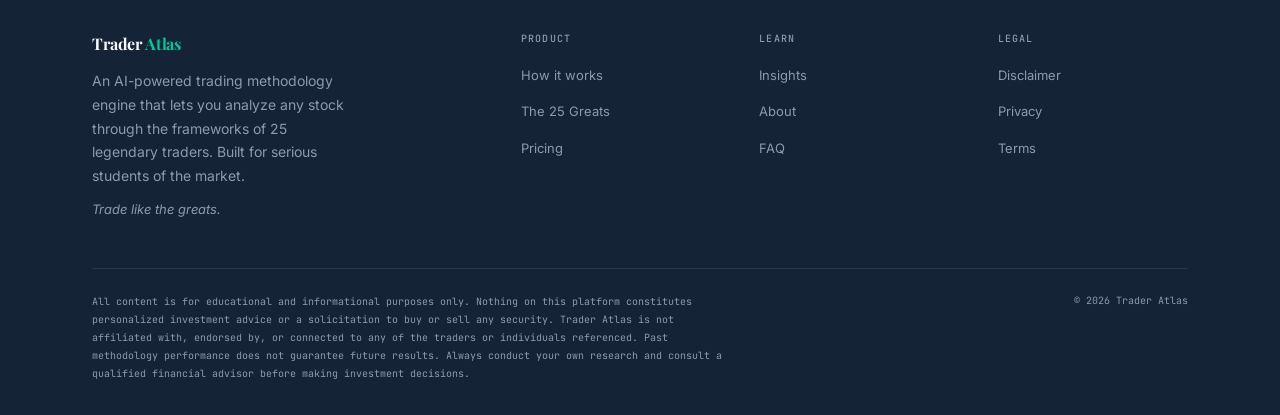
<file: blog.html>
<!DOCTYPE html>
<html lang="en">
<head>
<meta charset="UTF-8"><meta name="viewport" content="width=device-width,initial-scale=1.0">
<title>Insights — Trader Atlas</title>
<meta name="description" content="Deep dives into trading methodology. How the greats think about momentum, social arbitrage, value, and risk. Educational analysis for serious students of the market.">
<link rel="canonical" href="https://traderatlas.com/blog.html">
<link rel="stylesheet" href="brand.css">
<style>
.blog-hero{padding:72px 0 48px;border-bottom:1px solid var(--navy-border);}
.blog-hero h1{font-size:clamp(30px,5vw,52px);margin-bottom:14px;}
.blog-grid{display:grid;grid-template-columns:repeat(3,1fr);gap:2px;margin-top:48px;}
.post-card{background:var(--navy-mid);padding:28px;border-top:2px solid var(--navy-border);transition:border-color .2s;text-decoration:none;display:block;}
.post-card:hover{border-top-color:var(--emerald);background:var(--navy-light);}
.post-tag{font-family:var(--mono);font-size:9px;letter-spacing:.1em;color:var(--emerald);text-transform:uppercase;margin-bottom:12px;}
.post-title{font-family:var(--serif);font-size:20px;font-weight:500;color:var(--white);margin-bottom:10px;line-height:1.3;}
.post-excerpt{font-size:13px;color:var(--slate);line-height:1.65;margin-bottom:16px;}
.post-meta{font-family:var(--mono);font-size:10px;color:var(--slate);display:flex;gap:12px;}
.featured-post{grid-column:1/-1;display:grid;grid-template-columns:1fr 1fr;gap:0;background:var(--navy-mid);border-top:2px solid var(--emerald);}
.featured-body{padding:36px;}
.featured-label{font-family:var(--mono);font-size:10px;letter-spacing:.1em;color:var(--emerald);text-transform:uppercase;margin-bottom:14px;}
.featured-title{font-family:var(--serif);font-size:28px;font-weight:700;color:var(--white);margin-bottom:12px;line-height:1.2;}
.featured-excerpt{font-size:14px;color:var(--slate-light);line-height:1.75;margin-bottom:20px;}
.featured-visual{background:var(--navy-light);display:flex;align-items:center;justify-content:center;padding:36px;border-left:1px solid var(--navy-border);}
.term-mini{background:var(--navy);border:1px solid var(--navy-border);border-radius:8px;overflow:hidden;width:100%;}
.term-mini-top{background:var(--navy-mid);padding:8px 14px;display:flex;gap:6px;border-bottom:1px solid var(--navy-border);}
.dot-s{width:8px;height:8px;border-radius:50%;}
.term-mini-body{padding:16px;font-family:var(--mono);font-size:11px;line-height:1.8;color:var(--slate-light);}
.term-mini-body .em{color:var(--emerald);}
@media(max-width:860px){.blog-grid{grid-template-columns:1fr;} .featured-post{grid-template-columns:1fr;} .featured-visual{display:none;}}
</style>
</head>
<body>
<div id="nav-placeholder"></div>
<main>
<section class="blog-hero">
  <div class="container">
    <p class="label">Insights</p>
    <h1>How the greats think.<br>Written plainly.</h1>
    <p style="font-size:16px;color:var(--slate-light);max-width:500px;line-height:1.7;">Deep dives into methodology. No tips. No predictions. Just an honest look at how legendary traders have approached the market — and what you can learn from it.</p>
  </div>
</section>
<section>
  <div class="container">
    <div class="blog-grid">

      <div class="featured-post">
        <div class="featured-body">
          <p class="featured-label">Featured &mdash; Social Arbitrage</p>
          <h2 class="featured-title">What Chris Camillo actually means by information asymmetry</h2>
          <p class="featured-excerpt">Most traders hear "social arbitrage" and think sentiment analysis. That is not what Camillo does. His edge is finding genuine information gaps — where society has fully priced a trend into its behavior but Wall Street has not yet updated its models. Here is how to identify one.</p>
          <a href="#" class="btn btn-outline" style="font-size:13px;padding:10px 20px;">Read the breakdown</a>
        </div>
        <div class="featured-visual">
          <div class="term-mini">
            <div class="term-mini-top"><div class="dot-s" style="background:#E55C5C"></div><div class="dot-s" style="background:#D4A017"></div><div class="dot-s" style="background:var(--emerald)"></div></div>
            <div class="term-mini-body">
              <span class="em">&rsaquo;</span> Signal detected: SOFI<br>
              Social discourse <span class="em">4 months ahead</span><br>
              of institutional coverage.<br><br>
              Gap type: <span class="em">Adoption curve</span><br>
              Catalyst window: <span class="em">1-2 earnings</span><br>
              Conviction: <span class="em">HIGH</span>
            </div>
          </div>
        </div>
      </div>

      <a href="#" class="post-card">
        <p class="post-tag">Momentum</p>
        <h3 class="post-title">The one thing Minervini looks for before any breakout trade</h3>
        <p class="post-excerpt">It is not the chart pattern. It is not the volume. It is the relative strength line. Here is why it matters and how to use it.</p>
        <div class="post-meta"><span>Momentum Breakout</span><span>8 min read</span></div>
      </a>

      <a href="#" class="post-card">
        <p class="post-tag">Value</p>
        <h3 class="post-title">Graham's margin of safety: what it means and how to calculate it</h3>
        <p class="post-excerpt">The concept is simple. The application is where most investors go wrong. A practical breakdown of Benjamin Graham's most important principle.</p>
        <div class="post-meta"><span>Value / Fundamental</span><span>6 min read</span></div>
      </a>

      <a href="#" class="post-card">
        <p class="post-tag">Risk Management</p>
        <h3 class="post-title">Paul Tudor Jones on why risk management beats prediction every time</h3>
        <p class="post-excerpt">Jones has been asked to explain his edge more times than anyone. The answer is always the same. It has nothing to do with being right.</p>
        <div class="post-meta"><span>Macro Trend</span><span>5 min read</span></div>
      </a>

      <a href="#" class="post-card">
        <p class="post-tag">Quantitative</p>
        <h3 class="post-title">What Jim Simons taught us about pattern recognition in markets</h3>
        <p class="post-excerpt">The Medallion Fund's edge was never a single model. It was the discipline to trust the signal and eliminate emotional override completely.</p>
        <div class="post-meta"><span>Quantitative</span><span>7 min read</span></div>
      </a>

      <a href="#" class="post-card">
        <p class="post-tag">Day Trading</p>
        <h3 class="post-title">How Ross Cameron defines a tradeable setup versus a tempting one</h3>
        <p class="post-excerpt">The hardest part of high-velocity day trading is not finding setups. It is having the discipline to skip the ones that almost qualify.</p>
        <div class="post-meta"><span>Day Trading</span><span>5 min read</span></div>
      </a>

      <a href="#" class="post-card">
        <p class="post-tag">Macro</p>
        <h3 class="post-title">Soros and reflexivity: why markets are never truly efficient</h3>
        <p class="post-excerpt">Reflexivity is one of the most misunderstood concepts in trading. This is what Soros actually means by it, and why it matters for how you read the market.</p>
        <div class="post-meta"><span>Macro / Reflexivity</span><span>9 min read</span></div>
      </a>

    </div>
  </div>
</section>
</main>
<div id="footer-placeholder"></div>
<script src="components.js"></script>
</body>
</html>
</file>
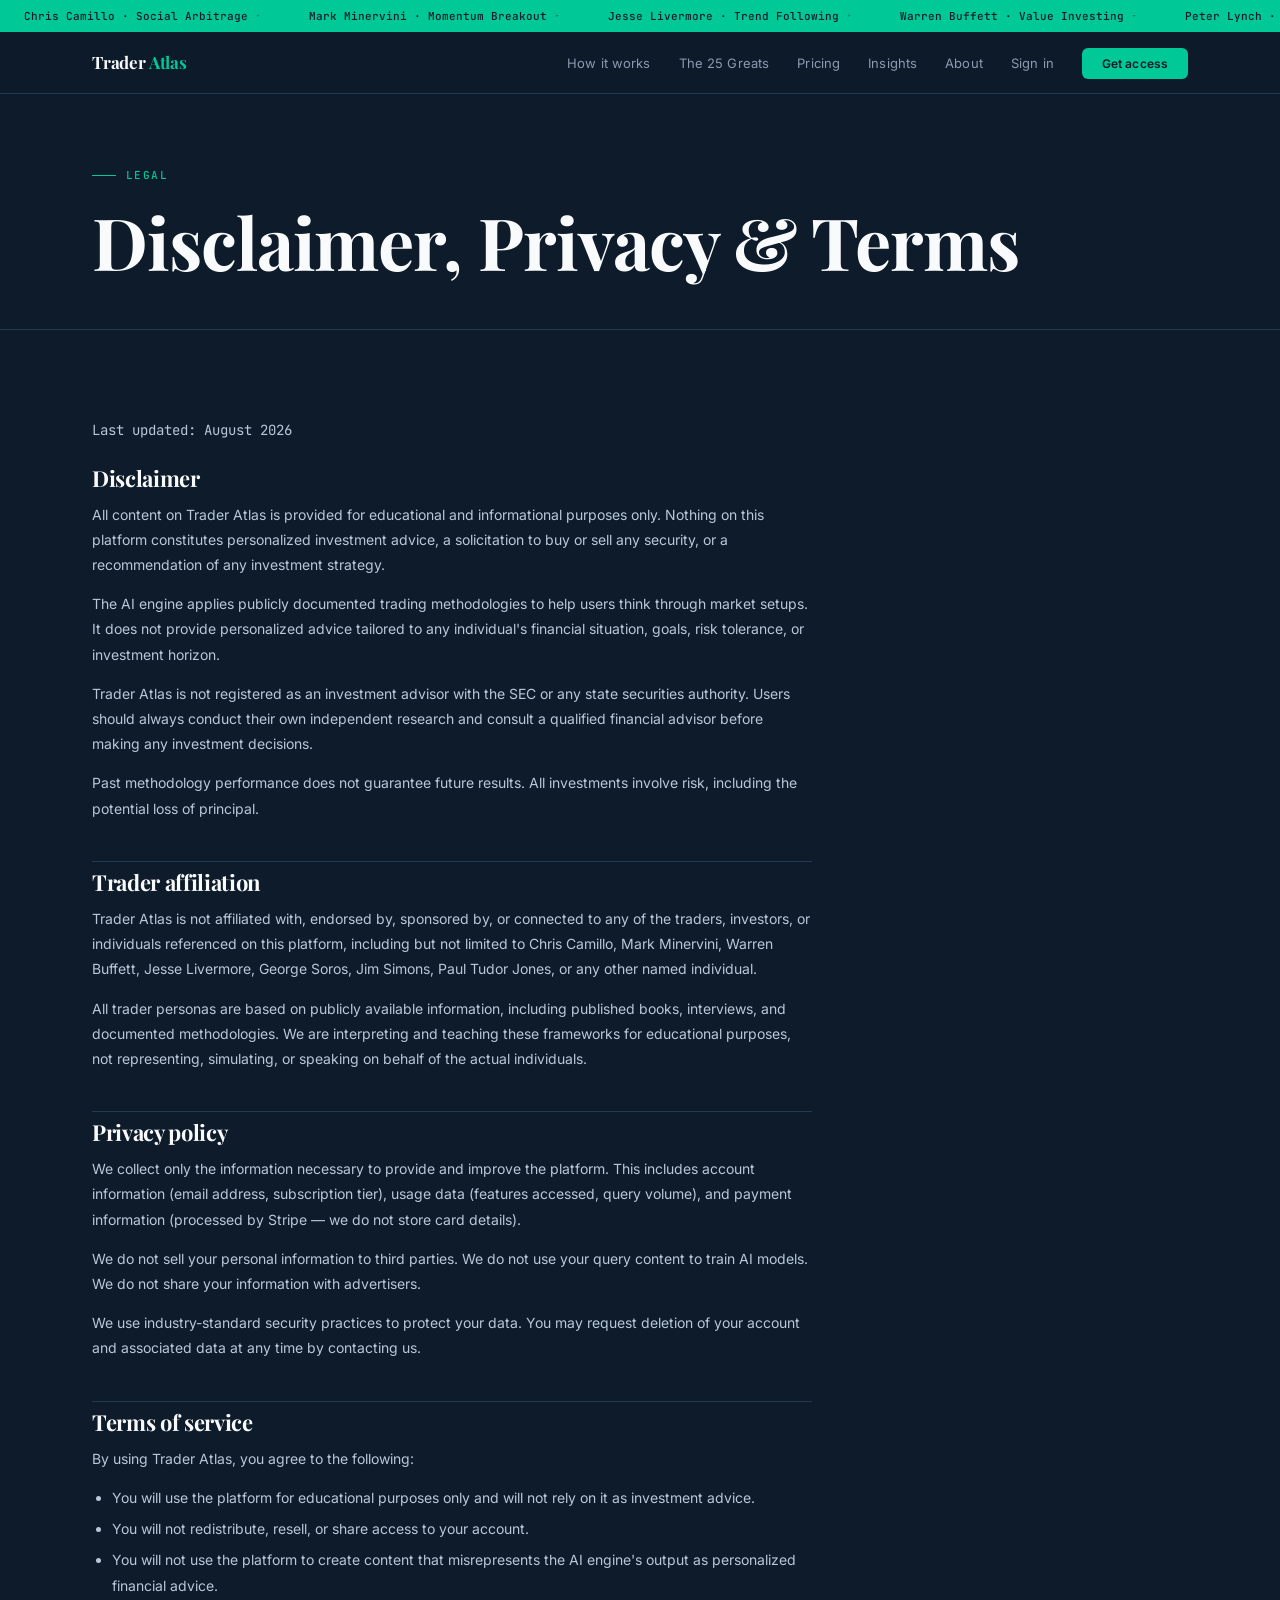
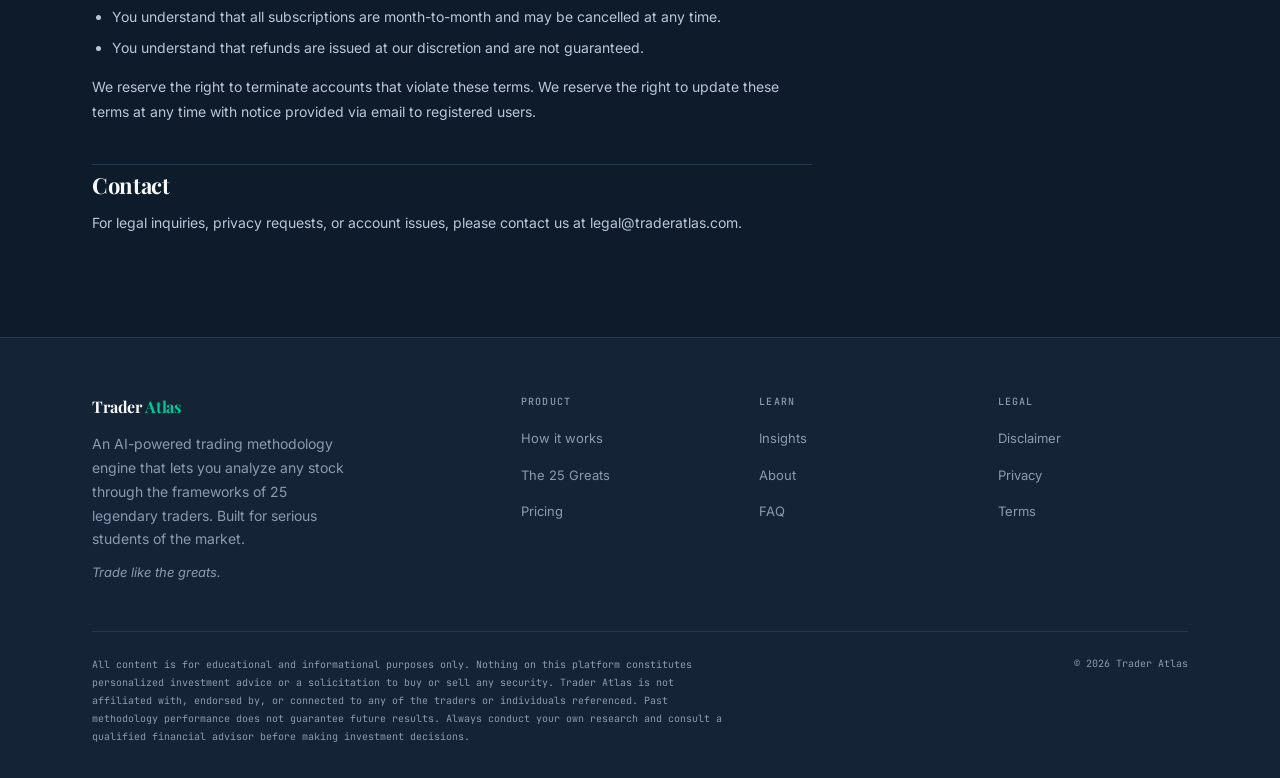
<file: disclaimer.html>
<!DOCTYPE html>
<html lang="en">
<head>
<meta charset="UTF-8"><meta name="viewport" content="width=device-width,initial-scale=1.0">
<title>Legal — Trader Atlas</title>
<meta name="description" content="Disclaimer, privacy policy, and terms of service for Trader Atlas.">
<link rel="canonical" href="https://traderatlas.com/disclaimer.html">
<link rel="stylesheet" href="brand.css">
<style>
.legal-hero{padding:72px 0 48px;border-bottom:1px solid var(--navy-border);}
.legal-body{max-width:720px;}
.legal-body h2{font-size:22px;margin:40px 0 12px;padding-top:8px;border-top:1px solid var(--navy-border);}
.legal-body h2:first-of-type{border-top:none;margin-top:0;}
.legal-body p{font-size:14px;color:var(--slate-light);line-height:1.8;margin-bottom:14px;}
.legal-body ul{padding-left:20px;margin-bottom:14px;}
.legal-body ul li{font-size:14px;color:var(--slate-light);line-height:1.8;margin-bottom:6px;}
.legal-updated{font-family:var(--mono);font-size:11px;color:var(--slate);margin-bottom:36px;}
</style>
</head>
<body>
<div id="nav-placeholder"></div>
<main>
<section class="legal-hero"><div class="container"><p class="label">Legal</p><h1>Disclaimer, Privacy &amp; Terms</h1></div></section>
<section>
  <div class="container">
    <div class="legal-body">
      <p class="legal-updated">Last updated: August 2026</p>

      <h2 id="disclaimer">Disclaimer</h2>
      <p>All content on Trader Atlas is provided for educational and informational purposes only. Nothing on this platform constitutes personalized investment advice, a solicitation to buy or sell any security, or a recommendation of any investment strategy.</p>
      <p>The AI engine applies publicly documented trading methodologies to help users think through market setups. It does not provide personalized advice tailored to any individual's financial situation, goals, risk tolerance, or investment horizon.</p>
      <p>Trader Atlas is not registered as an investment advisor with the SEC or any state securities authority. Users should always conduct their own independent research and consult a qualified financial advisor before making any investment decisions.</p>
      <p>Past methodology performance does not guarantee future results. All investments involve risk, including the potential loss of principal.</p>

      <h2>Trader affiliation</h2>
      <p>Trader Atlas is not affiliated with, endorsed by, sponsored by, or connected to any of the traders, investors, or individuals referenced on this platform, including but not limited to Chris Camillo, Mark Minervini, Warren Buffett, Jesse Livermore, George Soros, Jim Simons, Paul Tudor Jones, or any other named individual.</p>
      <p>All trader personas are based on publicly available information, including published books, interviews, and documented methodologies. We are interpreting and teaching these frameworks for educational purposes, not representing, simulating, or speaking on behalf of the actual individuals.</p>

      <h2 id="privacy">Privacy policy</h2>
      <p>We collect only the information necessary to provide and improve the platform. This includes account information (email address, subscription tier), usage data (features accessed, query volume), and payment information (processed by Stripe — we do not store card details).</p>
      <p>We do not sell your personal information to third parties. We do not use your query content to train AI models. We do not share your information with advertisers.</p>
      <p>We use industry-standard security practices to protect your data. You may request deletion of your account and associated data at any time by contacting us.</p>

      <h2 id="terms">Terms of service</h2>
      <p>By using Trader Atlas, you agree to the following:</p>
      <ul>
        <li>You will use the platform for educational purposes only and will not rely on it as investment advice.</li>
        <li>You will not redistribute, resell, or share access to your account.</li>
        <li>You will not use the platform to create content that misrepresents the AI engine's output as personalized financial advice.</li>
        <li>You understand that all subscriptions are month-to-month and may be cancelled at any time.</li>
        <li>You understand that refunds are issued at our discretion and are not guaranteed.</li>
      </ul>
      <p>We reserve the right to terminate accounts that violate these terms. We reserve the right to update these terms at any time with notice provided via email to registered users.</p>

      <h2>Contact</h2>
      <p>For legal inquiries, privacy requests, or account issues, please contact us at legal@traderatlas.com.</p>
    </div>
  </div>
</section>
</main>
<div id="footer-placeholder"></div>
<script src="components.js"></script>
</body>
</html>
</file>
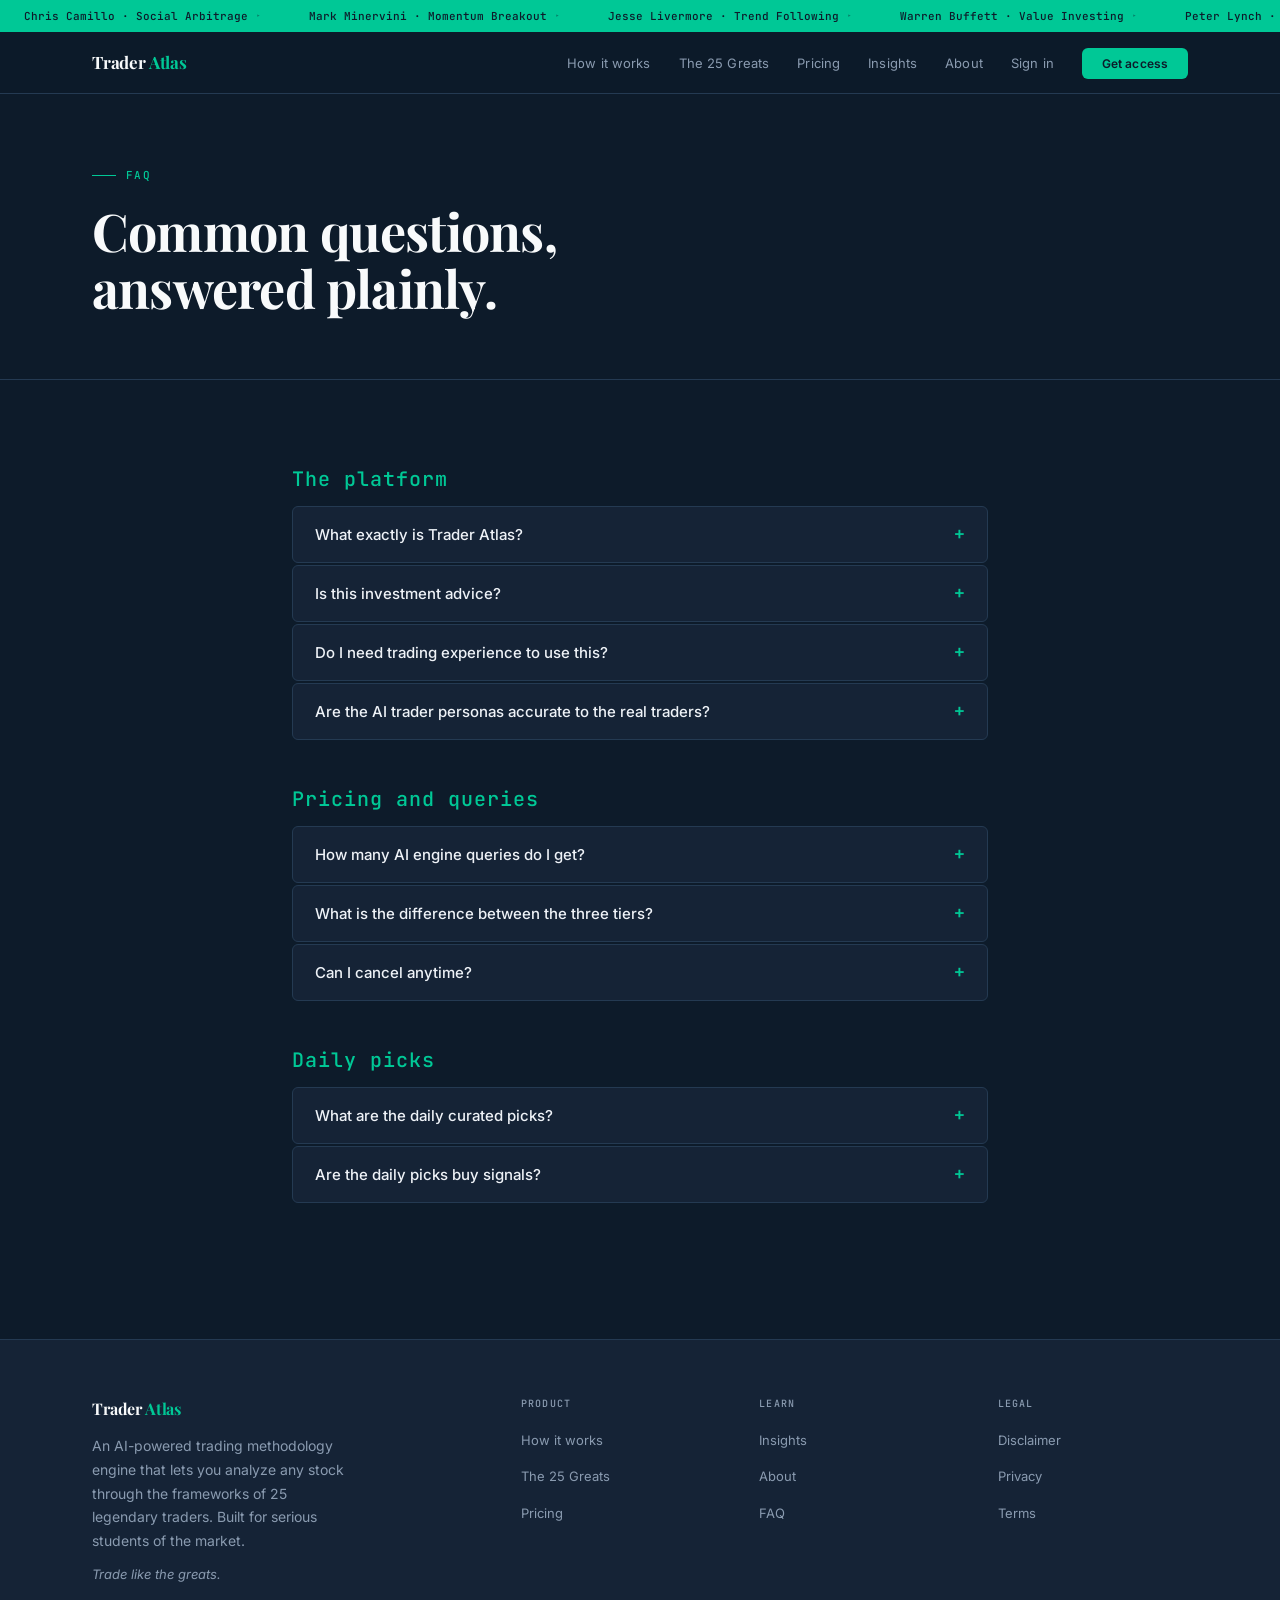
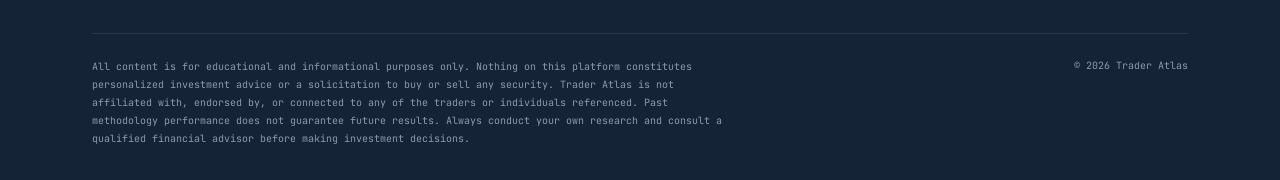
<file: faq.html>
<!DOCTYPE html>
<html lang="en">
<head>
<meta charset="UTF-8"><meta name="viewport" content="width=device-width,initial-scale=1.0">
<title>FAQ — Trader Atlas</title>
<meta name="description" content="Answers to common questions about Trader Atlas — what the platform does, how the AI engine works, what the daily picks are, and what is not investment advice.">
<link rel="canonical" href="https://traderatlas.com/faq.html">
<script type="application/ld+json">{"@context":"https://schema.org","@type":"FAQPage","mainEntity":[{"@type":"Question","name":"Is this investment advice?","acceptedAnswer":{"@type":"Answer","text":"No. Everything on this platform is educational and informational only."}},{"@type":"Question","name":"How many AI engine queries do I get?","acceptedAnswer":{"@type":"Answer","text":"All paid tiers include unlimited queries. There are no artificial caps on the AI engine."}}]}</script>
<link rel="stylesheet" href="brand.css">
<style>
.faq-hero{padding:72px 0 48px;border-bottom:1px solid var(--navy-border);}
.faq-hero h1{font-size:clamp(30px,5vw,52px);margin-bottom:14px;}
.faq-section{margin-bottom:48px;}
.faq-section h2{font-size:20px;color:var(--emerald);margin-bottom:16px;font-family:var(--mono);font-weight:500;letter-spacing:.05em;}
.faq-list{display:flex;flex-direction:column;gap:2px;}
.faq-item{background:var(--navy-mid);border:1px solid var(--navy-border);border-radius:var(--radius);}
.faq-q{width:100%;text-align:left;background:none;border:none;padding:18px 22px;font-family:var(--sans);font-size:15px;font-weight:500;color:var(--off-white);cursor:pointer;display:flex;justify-content:space-between;align-items:center;gap:16px;}
.faq-q:hover{color:var(--white);}
.faq-icon{font-family:var(--mono);font-size:18px;color:var(--emerald);flex-shrink:0;transition:transform .2s;line-height:1;}
.faq-item.open .faq-icon{transform:rotate(45deg);}
.faq-a{display:none;padding:0 22px 18px;font-size:14px;color:var(--slate-light);line-height:1.75;border-top:1px solid var(--navy-border);padding-top:14px;}
.faq-item.open .faq-a{display:block;}
</style>
</head>
<body>
<div id="nav-placeholder"></div>
<main>
<section class="faq-hero">
  <div class="container"><p class="label">FAQ</p><h1>Common questions,<br>answered plainly.</h1></div>
</section>
<section>
  <div class="container" style="max-width:760px;">

    <div class="faq-section">
      <h2>The platform</h2>
      <div class="faq-list">
        <div class="faq-item"><button class="faq-q" onclick="toggle(this)" aria-expanded="false"><span>What exactly is Trader Atlas?</span><span class="faq-icon">+</span></button><div class="faq-a">It is an AI-powered trading methodology engine. You pick a legendary trader, enter any stock ticker, and the engine analyzes the setup through that trader's documented framework — their entry rules, red flags, conviction signals, and exit discipline. It is an educational tool for serious students of the market.</div></div>
        <div class="faq-item"><button class="faq-q" onclick="toggle(this)" aria-expanded="false"><span>Is this investment advice?</span><span class="faq-icon">+</span></button><div class="faq-a">No. Everything on this platform is educational and informational only. The AI engine applies documented methodologies to help you think through a setup — it does not provide personalized investment advice or recommendations to buy or sell any security. Always conduct your own research and consult a qualified financial advisor before making investment decisions.</div></div>
        <div class="faq-item"><button class="faq-q" onclick="toggle(this)" aria-expanded="false"><span>Do I need trading experience to use this?</span><span class="faq-icon">+</span></button><div class="faq-a">No. The platform is useful for both beginners learning frameworks for the first time and experienced traders stress-testing a thesis against a different methodology. The AI engine explains its reasoning at every step, so you can follow the logic even if you are new to the framework.</div></div>
        <div class="faq-item"><button class="faq-q" onclick="toggle(this)" aria-expanded="false"><span>Are the AI trader personas accurate to the real traders?</span><span class="faq-icon">+</span></button><div class="faq-a">Each persona is built on publicly documented methodology — books, interviews, documented trades, and stated rules. We are interpreting and teaching these frameworks, not claiming to represent the traders themselves. The goal is to help you internalize how each trader thinks, not to simulate the actual person.</div></div>
      </div>
    </div>

    <div class="faq-section">
      <h2>Pricing and queries</h2>
      <div class="faq-list">
        <div class="faq-item"><button class="faq-q" onclick="toggle(this)" aria-expanded="false"><span>How many AI engine queries do I get?</span><span class="faq-icon">+</span></button><div class="faq-a">All paid tiers include unlimited queries. Starter members get unlimited queries on 5 traders. Pro and Elite members get unlimited queries on all 25 traders. We do not believe in artificial caps on learning.</div></div>
        <div class="faq-item"><button class="faq-q" onclick="toggle(this)" aria-expanded="false"><span>What is the difference between the three tiers?</span><span class="faq-icon">+</span></button><div class="faq-a">Starter ($19/mo) gives you 5 trader profiles with unlimited queries. Pro ($39/mo) unlocks all 25 traders plus live market data and personal watchlists. Elite ($69/mo) adds multi-trader comparison, daily curated picks, and push notifications on top of everything in Pro.</div></div>
        <div class="faq-item"><button class="faq-q" onclick="toggle(this)" aria-expanded="false"><span>Can I cancel anytime?</span><span class="faq-icon">+</span></button><div class="faq-a">Yes. All plans are month-to-month with no long-term commitment. You can cancel at any time and your access continues through the end of your billing period.</div></div>
      </div>
    </div>

    <div class="faq-section">
      <h2>Daily picks</h2>
      <div class="faq-list">
        <div class="faq-item"><button class="faq-q" onclick="toggle(this)" aria-expanded="false"><span>What are the daily curated picks?</span><span class="faq-icon">+</span></button><div class="faq-a">Elite members receive a daily list of stocks flagged by the platform's methodology engines — for example, a social arbitrage signal consistent with Camillo's framework, or a Stage 2 breakout pattern matching Minervini's criteria. These are educational methodology scans, not buy recommendations. You apply your own judgment.</div></div>
        <div class="faq-item"><button class="faq-q" onclick="toggle(this)" aria-expanded="false"><span>Are the daily picks buy signals?</span><span class="faq-icon">+</span></button><div class="faq-a">No. The daily picks flag what each methodology considers worth examining based on current market data. They are educational starting points for your own research, not instructions to buy or sell. Always do your own analysis before making any trading decision.</div></div>
      </div>
    </div>

  </div>
</section>
</main>
<div id="footer-placeholder"></div>
<script src="components.js"></script>
<script>function toggle(btn){const item=btn.closest('.faq-item');const open=item.classList.toggle('open');btn.setAttribute('aria-expanded',open);}</script>
</body>
</html>
</file>
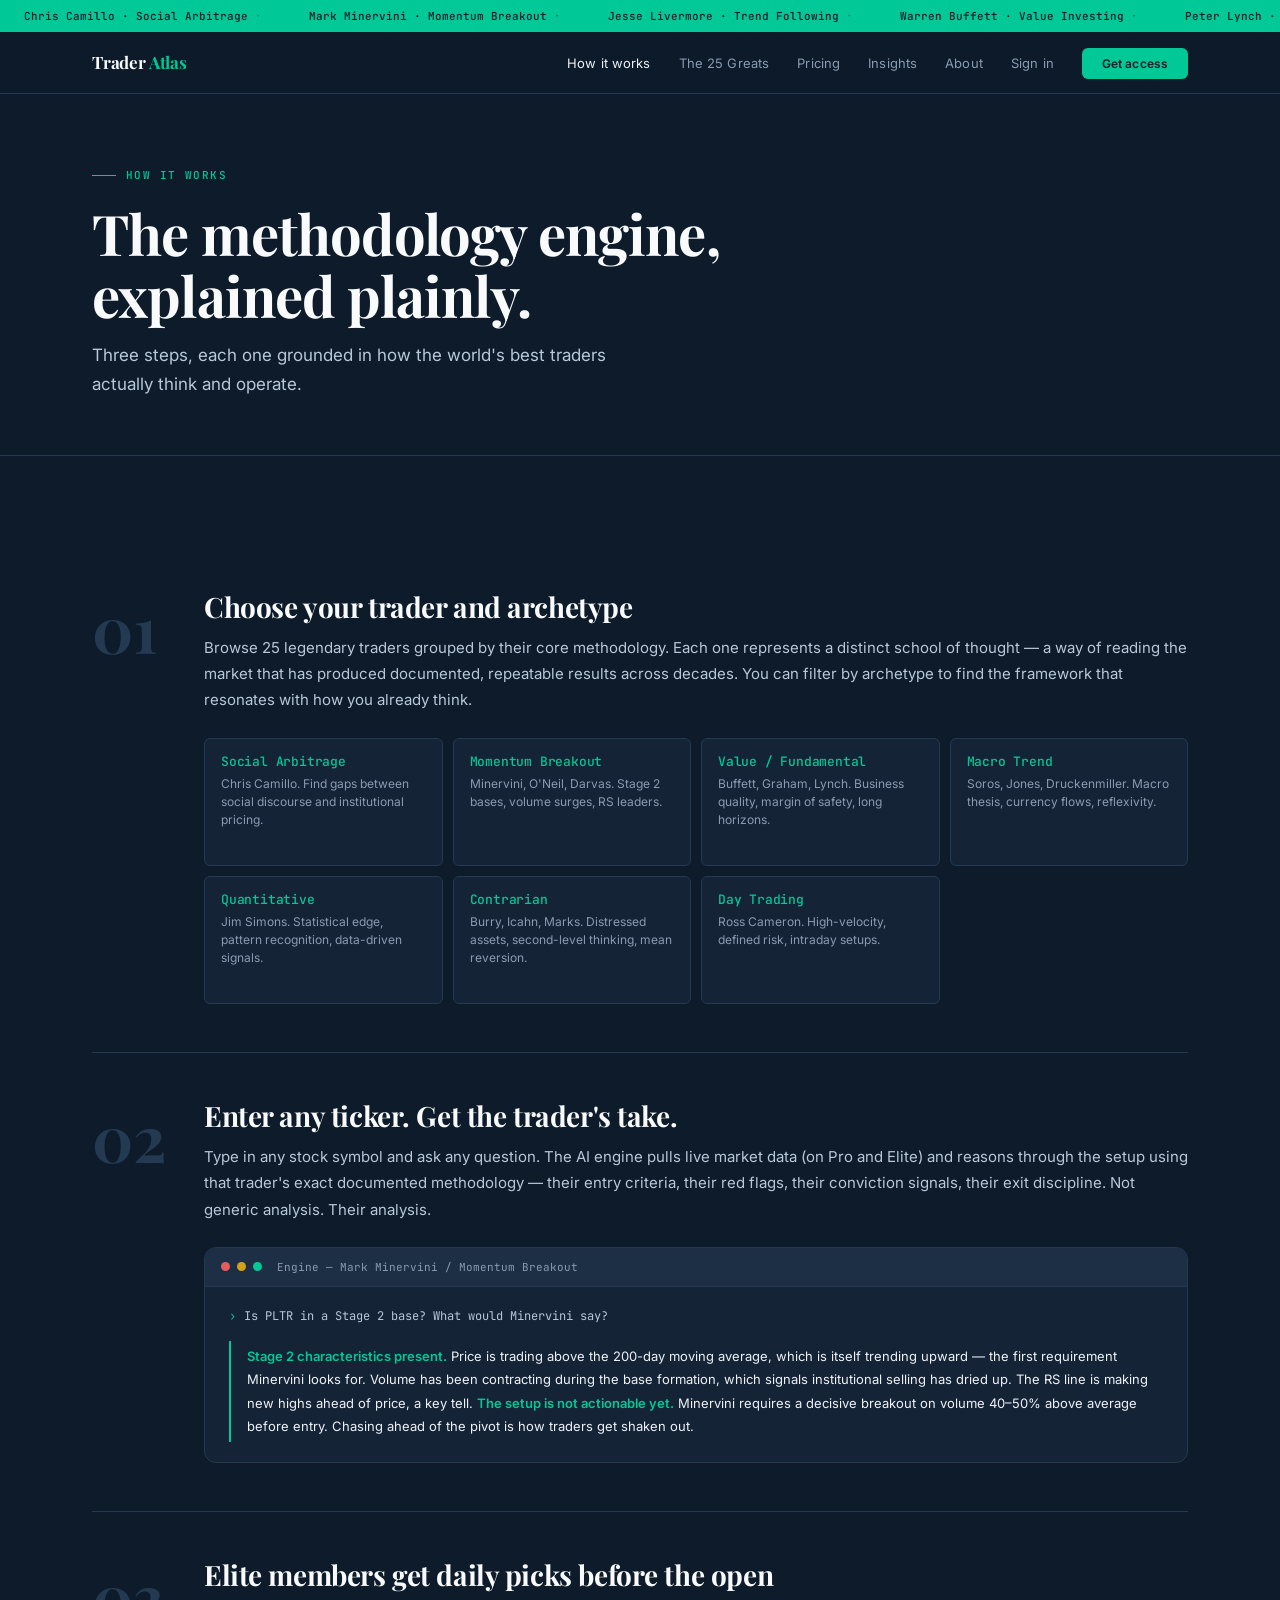
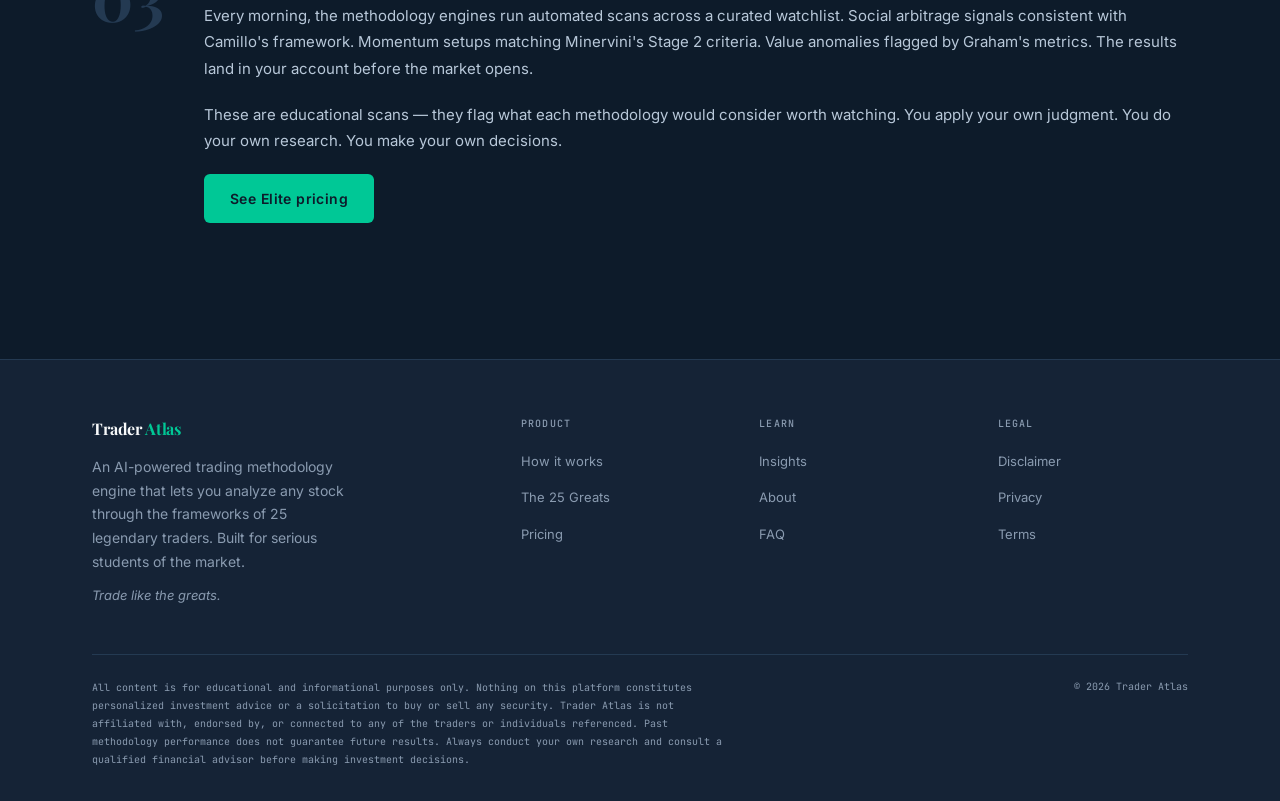
<file: how-it-works.html>
<!DOCTYPE html>
<html lang="en">
<head>
<meta charset="UTF-8"><meta name="viewport" content="width=device-width, initial-scale=1.0">
<title>How It Works — Trader Atlas</title>
<meta name="description" content="Learn how the Trader Atlas AI methodology engine works. Choose a trader, run any ticker, receive analysis grounded in their exact documented rules and frameworks.">
<link rel="canonical" href="https://traderatlas.com/how-it-works.html">
<link rel="stylesheet" href="brand.css">
<style>
.hiw-hero { padding: 72px 0 56px; border-bottom: 1px solid var(--navy-border); }
.hiw-hero h1 { font-size: clamp(32px,5vw,56px); margin-bottom: 16px; }
.phase { display: grid; grid-template-columns: 80px 1fr; gap: 32px; padding: 48px 0; border-bottom: 1px solid var(--navy-border); align-items: start; }
.phase:last-of-type { border-bottom: none; }
.phase-num { font-family: var(--serif); font-size: 64px; font-weight: 700; color: var(--navy-border); line-height: 1; padding-top: 4px; }
.phase-content h2 { font-size: 28px; margin-bottom: 12px; }
.phase-content p { font-size: 15px; line-height: 1.75; margin-bottom: 20px; }
.archetype-cards { display: grid; grid-template-columns: repeat(4, 1fr); gap: 10px; margin-top: 24px; }
.arch-card { background: var(--navy-mid); border: 1px solid var(--navy-border); border-radius: var(--radius); padding: 16px; }
.arch-card h4 { font-size: 13px; color: var(--emerald); font-family: var(--mono); margin-bottom: 6px; font-weight: 500; }
.arch-card p { font-size: 12px; color: var(--slate); line-height: 1.5; }
.terminal-wrap { background: var(--navy-mid); border: 1px solid var(--navy-border); border-radius: var(--radius-lg); overflow: hidden; margin-top: 24px; }
.terminal-top { background: var(--navy-light); padding: 10px 16px; display: flex; align-items: center; gap: 7px; border-bottom: 1px solid var(--navy-border); }
.dot { width: 9px; height: 9px; border-radius: 50%; }
.dot-r{background:#E55C5C;}.dot-y{background:#D4A017;}.dot-g{background:var(--emerald);}
.term-label { font-family: var(--mono); font-size: 11px; color: var(--slate); margin-left: 8px; }
.terminal-body { padding: 20px 24px; }
.term-line { font-family: var(--mono); font-size: 12px; margin-bottom: 14px; display: flex; gap: 8px; }
.term-p { color: var(--emerald); } .term-c { color: var(--slate-light); }
.term-out { font-size: 13px; color: var(--off-white); line-height: 1.8; border-left: 2px solid var(--emerald); padding: 4px 0 4px 16px; }
.term-out strong { color: var(--emerald); }
@media(max-width:860px){ .phase{grid-template-columns:1fr;gap:16px;} .phase-num{font-size:40px;} .archetype-cards{grid-template-columns:repeat(2,1fr);} }
</style>
</head>
<body>
<div id="nav-placeholder"></div>
<main>
<section class="hiw-hero">
  <div class="container">
    <p class="label">How it works</p>
    <h1>The methodology engine,<br>explained plainly.</h1>
    <p style="font-size:17px;color:var(--slate-light);max-width:540px;line-height:1.7;">Three steps, each one grounded in how the world's best traders actually think and operate.</p>
  </div>
</section>

<section>
  <div class="container">
    <div class="phase">
      <div class="phase-num">01</div>
      <div class="phase-content">
        <h2>Choose your trader and archetype</h2>
        <p>Browse 25 legendary traders grouped by their core methodology. Each one represents a distinct school of thought — a way of reading the market that has produced documented, repeatable results across decades. You can filter by archetype to find the framework that resonates with how you already think.</p>
        <div class="archetype-cards">
          <div class="arch-card"><h4>Social Arbitrage</h4><p>Chris Camillo. Find gaps between social discourse and institutional pricing.</p></div>
          <div class="arch-card"><h4>Momentum Breakout</h4><p>Minervini, O'Neil, Darvas. Stage 2 bases, volume surges, RS leaders.</p></div>
          <div class="arch-card"><h4>Value / Fundamental</h4><p>Buffett, Graham, Lynch. Business quality, margin of safety, long horizons.</p></div>
          <div class="arch-card"><h4>Macro Trend</h4><p>Soros, Jones, Druckenmiller. Macro thesis, currency flows, reflexivity.</p></div>
          <div class="arch-card"><h4>Quantitative</h4><p>Jim Simons. Statistical edge, pattern recognition, data-driven signals.</p></div>
          <div class="arch-card"><h4>Contrarian</h4><p>Burry, Icahn, Marks. Distressed assets, second-level thinking, mean reversion.</p></div>
          <div class="arch-card"><h4>Day Trading</h4><p>Ross Cameron. High-velocity, defined risk, intraday setups.</p></div>
        </div>
      </div>
    </div>

    <div class="phase">
      <div class="phase-num">02</div>
      <div class="phase-content">
        <h2>Enter any ticker. Get the trader's take.</h2>
        <p>Type in any stock symbol and ask any question. The AI engine pulls live market data (on Pro and Elite) and reasons through the setup using that trader's exact documented methodology — their entry criteria, their red flags, their conviction signals, their exit discipline. Not generic analysis. Their analysis.</p>
        <div class="terminal-wrap">
          <div class="terminal-top"><div class="dot dot-r"></div><div class="dot dot-y"></div><div class="dot dot-g"></div><span class="term-label">Engine — Mark Minervini / Momentum Breakout</span></div>
          <div class="terminal-body">
            <div class="term-line"><span class="term-p">&rsaquo;</span><span class="term-c">Is PLTR in a Stage 2 base? What would Minervini say?</span></div>
            <div class="term-out"><strong>Stage 2 characteristics present.</strong> Price is trading above the 200-day moving average, which is itself trending upward — the first requirement Minervini looks for. Volume has been contracting during the base formation, which signals institutional selling has dried up. The RS line is making new highs ahead of price, a key tell. <strong>The setup is not actionable yet.</strong> Minervini requires a decisive breakout on volume 40–50% above average before entry. Chasing ahead of the pivot is how traders get shaken out.</div>
          </div>
        </div>
      </div>
    </div>

    <div class="phase">
      <div class="phase-num">03</div>
      <div class="phase-content">
        <h2>Elite members get daily picks before the open</h2>
        <p>Every morning, the methodology engines run automated scans across a curated watchlist. Social arbitrage signals consistent with Camillo's framework. Momentum setups matching Minervini's Stage 2 criteria. Value anomalies flagged by Graham's metrics. The results land in your account before the market opens.</p>
        <p>These are educational scans — they flag what each methodology would consider worth watching. You apply your own judgment. You do your own research. You make your own decisions.</p>
        <div style="margin-top:20px;"><a href="pricing.html" class="btn btn-primary">See Elite pricing</a></div>
      </div>
    </div>
  </div>
</section>
</main>
<div id="footer-placeholder"></div>
<script src="components.js"></script>
</body>
</html>
</file>
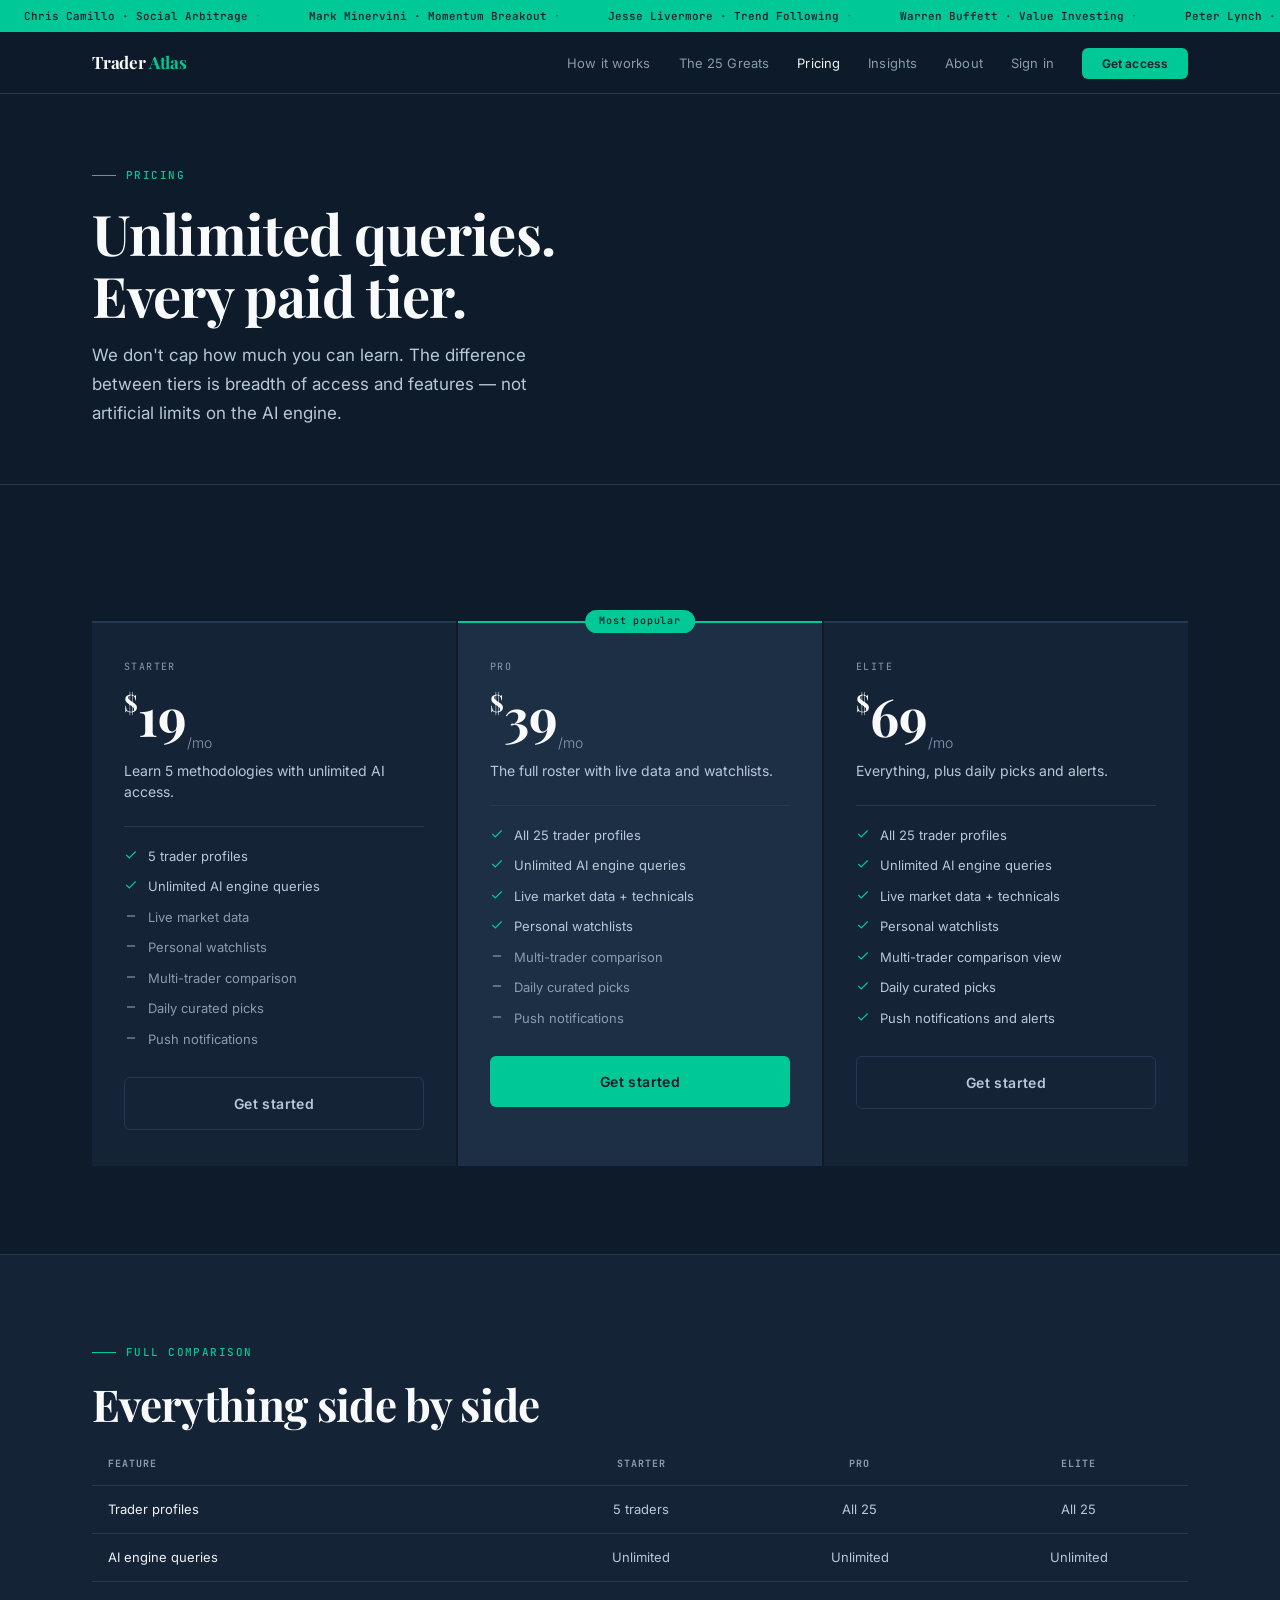
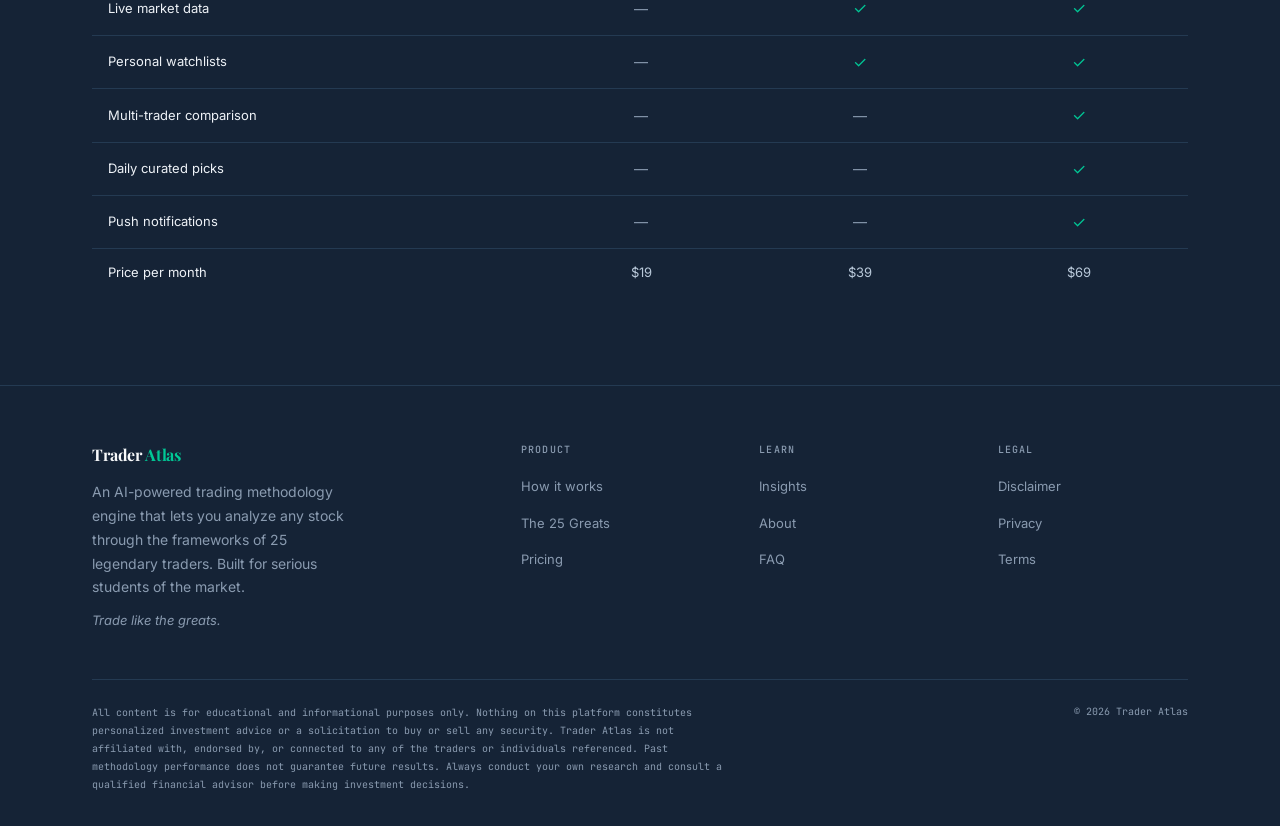
<file: pricing.html>
<!DOCTYPE html>
<html lang="en">
<head>
<meta charset="UTF-8"><meta name="viewport" content="width=device-width, initial-scale=1.0">
<title>Pricing — Trader Atlas</title>
<meta name="description" content="Starter at $19/mo, Pro at $39/mo, Elite at $69/mo. Unlimited AI engine queries on every paid tier. No caps on learning.">
<link rel="canonical" href="https://traderatlas.com/pricing.html">
<link rel="stylesheet" href="brand.css">
<style>
.pricing-hero { padding: 72px 0 56px; border-bottom: 1px solid var(--navy-border); }
.pricing-hero h1 { font-size: clamp(32px,5vw,56px); margin-bottom: 16px; }
.pricing-grid { display: grid; grid-template-columns: repeat(3, 1fr); gap: 2px; margin-top: 48px; }
.plan { background: var(--navy-mid); padding: 36px 32px; position: relative; border-top: 2px solid var(--navy-border); transition: border-color 0.2s; }
.plan:hover { border-top-color: var(--emerald); }
.plan.featured { background: var(--navy-light); border-top-color: var(--emerald); }
.plan-badge { position: absolute; top: -13px; left: 50%; transform: translateX(-50%); background: var(--emerald); color: var(--navy); font-family: var(--mono); font-size: 10px; font-weight: 500; letter-spacing: 0.08em; padding: 3px 14px; border-radius: 99px; white-space: nowrap; }
.plan-tier { font-family: var(--mono); font-size: 10px; letter-spacing: 0.14em; text-transform: uppercase; color: var(--slate); margin-bottom: 14px; }
.plan-price { font-family: var(--serif); font-size: 52px; font-weight: 700; color: var(--white); line-height: 1; }
.plan-price sup { font-size: 24px; vertical-align: top; margin-top: 10px; }
.plan-price sub { font-size: 14px; color: var(--slate); font-family: var(--sans); font-weight: 300; }
.plan-tagline { font-size: 14px; color: var(--slate-light); margin: 10px 0 24px; line-height: 1.5; }
hr.plan-rule { border: none; border-top: 1px solid var(--navy-border); margin: 20px 0; }
.plan-features { list-style: none; display: flex; flex-direction: column; gap: 11px; margin-bottom: 28px; }
.plan-features li { font-size: 13px; color: var(--slate-light); display: flex; align-items: flex-start; gap: 10px; line-height: 1.5; }
.plan-features li svg { width: 14px; height: 14px; stroke: var(--emerald); fill: none; stroke-width: 2; flex-shrink: 0; margin-top: 1px; }
.plan-features li.off svg { stroke: var(--slate); }
.plan-features li.off { color: var(--slate); }
.plan-btn { display: block; width: 100%; padding: 14px; font-family: var(--sans); font-size: 14px; font-weight: 600; letter-spacing: 0.03em; border-radius: var(--radius); border: none; cursor: pointer; text-align: center; text-decoration: none; transition: all 0.2s; }
.pb-primary { background: var(--emerald); color: var(--navy); }
.pb-primary:hover { opacity: 0.88; }
.pb-outline { background: transparent; color: var(--slate-light); border: 1px solid var(--navy-border); }
.pb-outline:hover { border-color: var(--slate); color: var(--white); }
.compare-table { width: 100%; border-collapse: collapse; margin-top: 16px; font-size: 13px; }
.compare-table th { font-family: var(--mono); font-size: 10px; text-transform: uppercase; letter-spacing: 0.1em; color: var(--slate); padding: 12px 16px; text-align: center; border-bottom: 1px solid var(--navy-border); }
.compare-table th:first-child { text-align: left; }
.compare-table td { padding: 13px 16px; border-bottom: 1px solid var(--navy-border); color: var(--slate-light); text-align: center; }
.compare-table td:first-child { text-align: left; color: var(--off-white); font-size: 13px; }
.compare-table tr:last-child td { border-bottom: none; }
.compare-table tr:hover td { background: rgba(255,255,255,0.02); }
.check-y { color: var(--emerald); font-size: 16px; }
.check-n { color: var(--slate); font-size: 14px; }
@media(max-width:860px){ .pricing-grid{grid-template-columns:1fr;} .plan.featured{border:1px solid var(--emerald);} }
</style>
</head>
<body>
<div id="nav-placeholder"></div>
<main>
<section class="pricing-hero">
  <div class="container">
    <p class="label">Pricing</p>
    <h1>Unlimited queries.<br>Every paid tier.</h1>
    <p style="font-size:17px;color:var(--slate-light);max-width:500px;line-height:1.7;">We don't cap how much you can learn. The difference between tiers is breadth of access and features — not artificial limits on the AI engine.</p>
  </div>
</section>

<section>
  <div class="container">
    <div class="pricing-grid">
      <div class="plan">
        <p class="plan-tier">Starter</p>
        <p class="plan-price"><sup>$</sup>19<sub>/mo</sub></p>
        <p class="plan-tagline">Learn 5 methodologies with unlimited AI access.</p>
        <hr class="plan-rule">
        <ul class="plan-features">
          <li><svg viewBox="0 0 24 24"><polyline points="20 6 9 17 4 12"/></svg> 5 trader profiles</li>
          <li><svg viewBox="0 0 24 24"><polyline points="20 6 9 17 4 12"/></svg> Unlimited AI engine queries</li>
          <li class="off"><svg viewBox="0 0 24 24"><line x1="5" y1="12" x2="19" y2="12"/></svg> Live market data</li>
          <li class="off"><svg viewBox="0 0 24 24"><line x1="5" y1="12" x2="19" y2="12"/></svg> Personal watchlists</li>
          <li class="off"><svg viewBox="0 0 24 24"><line x1="5" y1="12" x2="19" y2="12"/></svg> Multi-trader comparison</li>
          <li class="off"><svg viewBox="0 0 24 24"><line x1="5" y1="12" x2="19" y2="12"/></svg> Daily curated picks</li>
          <li class="off"><svg viewBox="0 0 24 24"><line x1="5" y1="12" x2="19" y2="12"/></svg> Push notifications</li>
        </ul>
        <a href="#" class="plan-btn pb-outline">Get started</a>
      </div>
      <div class="plan featured">
        <div class="plan-badge">Most popular</div>
        <p class="plan-tier">Pro</p>
        <p class="plan-price"><sup>$</sup>39<sub>/mo</sub></p>
        <p class="plan-tagline">The full roster with live data and watchlists.</p>
        <hr class="plan-rule">
        <ul class="plan-features">
          <li><svg viewBox="0 0 24 24"><polyline points="20 6 9 17 4 12"/></svg> All 25 trader profiles</li>
          <li><svg viewBox="0 0 24 24"><polyline points="20 6 9 17 4 12"/></svg> Unlimited AI engine queries</li>
          <li><svg viewBox="0 0 24 24"><polyline points="20 6 9 17 4 12"/></svg> Live market data + technicals</li>
          <li><svg viewBox="0 0 24 24"><polyline points="20 6 9 17 4 12"/></svg> Personal watchlists</li>
          <li class="off"><svg viewBox="0 0 24 24"><line x1="5" y1="12" x2="19" y2="12"/></svg> Multi-trader comparison</li>
          <li class="off"><svg viewBox="0 0 24 24"><line x1="5" y1="12" x2="19" y2="12"/></svg> Daily curated picks</li>
          <li class="off"><svg viewBox="0 0 24 24"><line x1="5" y1="12" x2="19" y2="12"/></svg> Push notifications</li>
        </ul>
        <a href="#" class="plan-btn pb-primary">Get started</a>
      </div>
      <div class="plan">
        <p class="plan-tier">Elite</p>
        <p class="plan-price"><sup>$</sup>69<sub>/mo</sub></p>
        <p class="plan-tagline">Everything, plus daily picks and alerts.</p>
        <hr class="plan-rule">
        <ul class="plan-features">
          <li><svg viewBox="0 0 24 24"><polyline points="20 6 9 17 4 12"/></svg> All 25 trader profiles</li>
          <li><svg viewBox="0 0 24 24"><polyline points="20 6 9 17 4 12"/></svg> Unlimited AI engine queries</li>
          <li><svg viewBox="0 0 24 24"><polyline points="20 6 9 17 4 12"/></svg> Live market data + technicals</li>
          <li><svg viewBox="0 0 24 24"><polyline points="20 6 9 17 4 12"/></svg> Personal watchlists</li>
          <li><svg viewBox="0 0 24 24"><polyline points="20 6 9 17 4 12"/></svg> Multi-trader comparison view</li>
          <li><svg viewBox="0 0 24 24"><polyline points="20 6 9 17 4 12"/></svg> Daily curated picks</li>
          <li><svg viewBox="0 0 24 24"><polyline points="20 6 9 17 4 12"/></svg> Push notifications and alerts</li>
        </ul>
        <a href="#" class="plan-btn pb-outline">Get started</a>
      </div>
    </div>
  </div>
</section>

<section style="background:var(--navy-mid);">
  <div class="container">
    <p class="label">Full comparison</p>
    <h2>Everything side by side</h2>
    <table class="compare-table">
      <thead><tr><th>Feature</th><th>Starter</th><th>Pro</th><th>Elite</th></tr></thead>
      <tbody>
        <tr><td>Trader profiles</td><td>5 traders</td><td>All 25</td><td>All 25</td></tr>
        <tr><td>AI engine queries</td><td>Unlimited</td><td>Unlimited</td><td>Unlimited</td></tr>
        <tr><td>Live market data</td><td><span class="check-n">—</span></td><td><span class="check-y">✓</span></td><td><span class="check-y">✓</span></td></tr>
        <tr><td>Personal watchlists</td><td><span class="check-n">—</span></td><td><span class="check-y">✓</span></td><td><span class="check-y">✓</span></td></tr>
        <tr><td>Multi-trader comparison</td><td><span class="check-n">—</span></td><td><span class="check-n">—</span></td><td><span class="check-y">✓</span></td></tr>
        <tr><td>Daily curated picks</td><td><span class="check-n">—</span></td><td><span class="check-n">—</span></td><td><span class="check-y">✓</span></td></tr>
        <tr><td>Push notifications</td><td><span class="check-n">—</span></td><td><span class="check-n">—</span></td><td><span class="check-y">✓</span></td></tr>
        <tr><td>Price per month</td><td>$19</td><td>$39</td><td>$69</td></tr>
      </tbody>
    </table>
  </div>
</section>
</main>
<div id="footer-placeholder"></div>
<script src="components.js"></script>
</body>
</html>
</file>
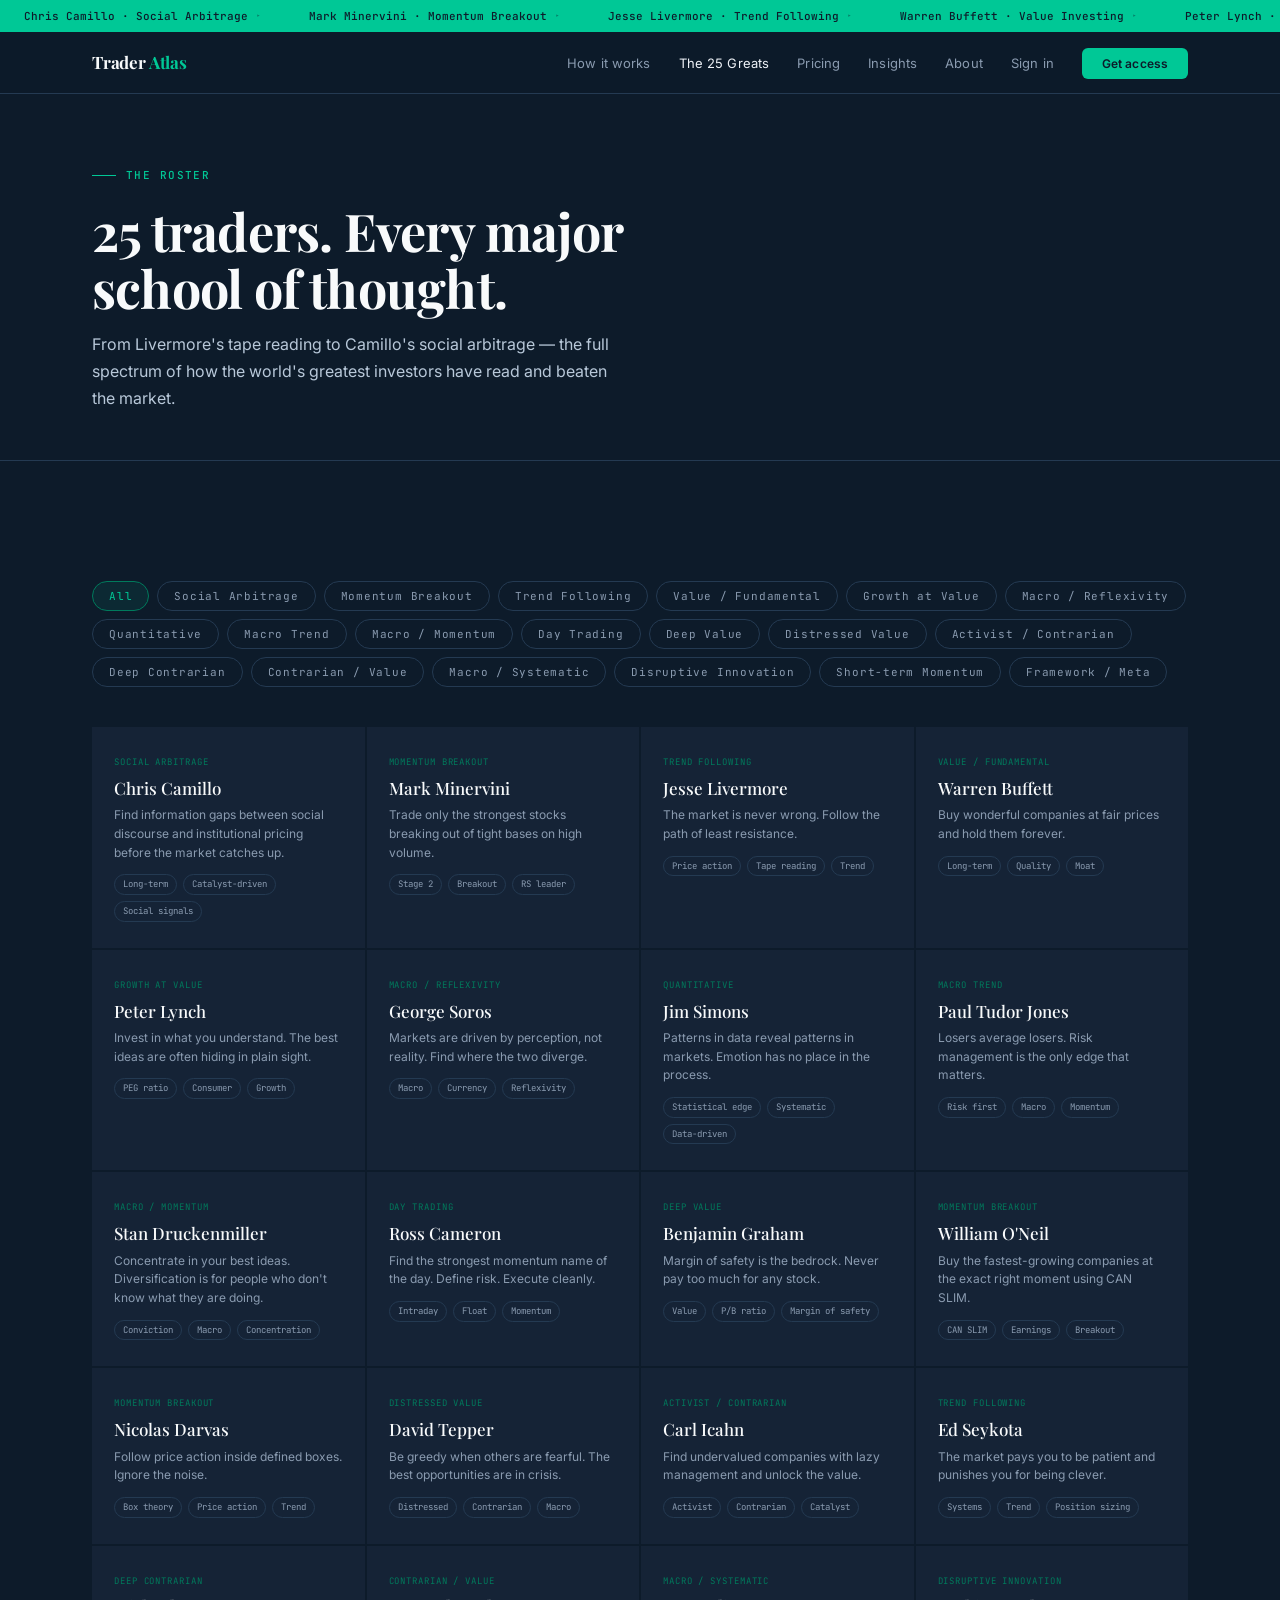
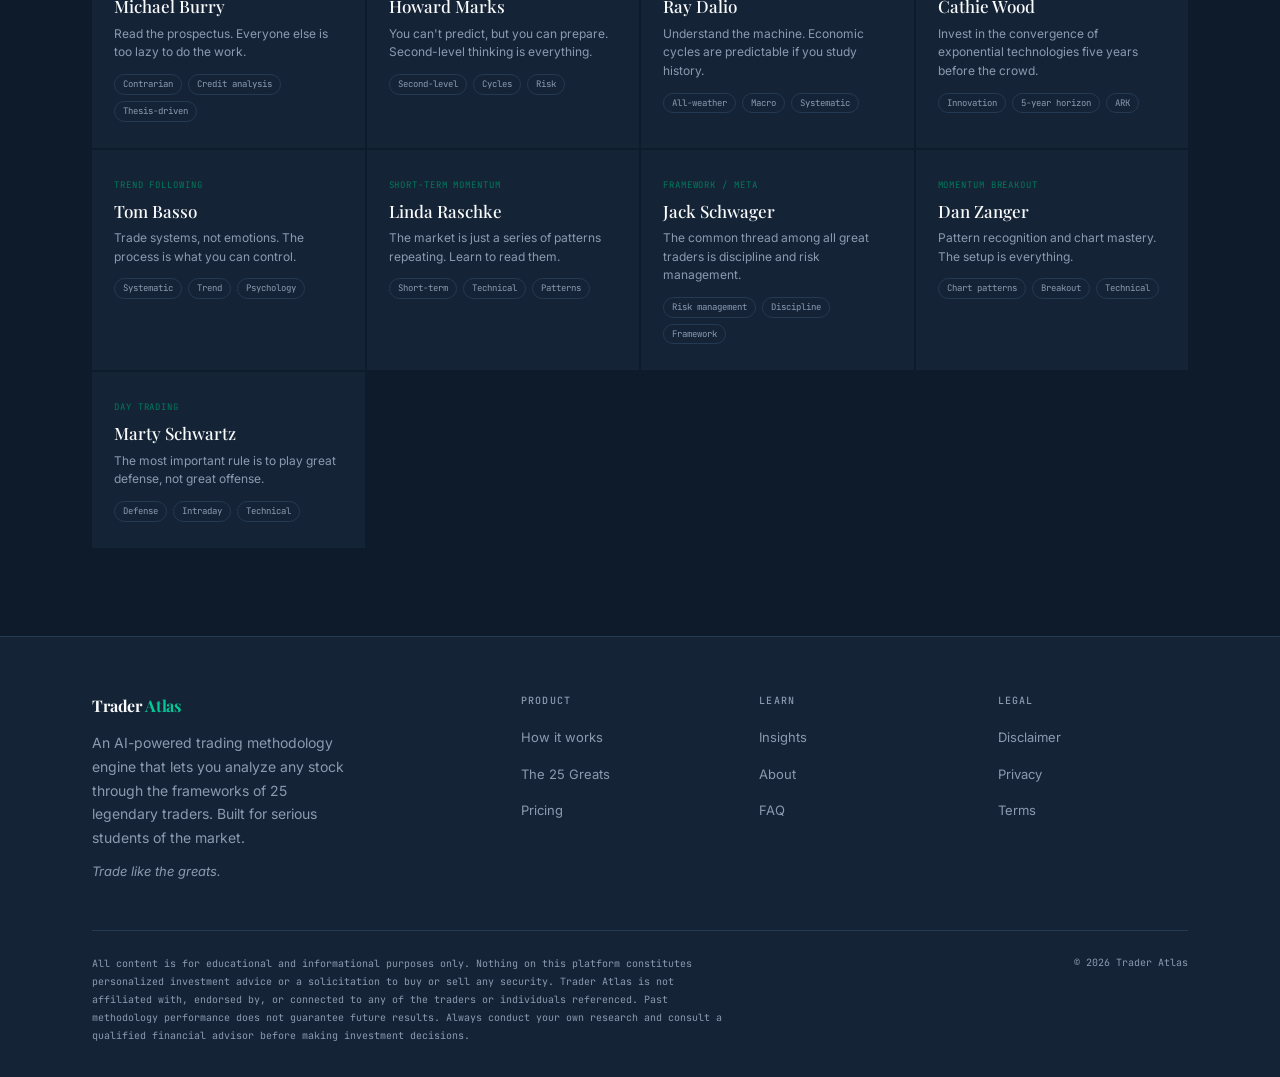
<file: traders.html>
<!DOCTYPE html>
<html lang="en">
<head>
<meta charset="UTF-8"><meta name="viewport" content="width=device-width,initial-scale=1.0">
<title>The 25 Greatest Traders — Trader Atlas</title>
<meta name="description" content="Explore 25 legendary traders including Chris Camillo, Mark Minervini, Warren Buffett, Jesse Livermore, George Soros, and Jim Simons. Learn their methodologies through AI-powered analysis.">
<link rel="canonical" href="https://traderatlas.com/traders.html">
<link rel="stylesheet" href="brand.css">
<style>
.traders-hero{padding:72px 0 48px;border-bottom:1px solid var(--navy-border);}
.traders-hero h1{font-size:clamp(30px,5vw,52px);margin-bottom:14px;}
.filter-row{display:flex;gap:8px;flex-wrap:wrap;margin:32px 0 40px;}
.filter-btn{font-family:var(--mono);font-size:11px;letter-spacing:.07em;padding:7px 16px;border-radius:99px;border:1px solid var(--navy-border);color:var(--slate);background:none;cursor:pointer;transition:all .2s;}
.filter-btn:hover,.filter-btn.active{border-color:var(--emerald-dim);color:var(--emerald);background:var(--emerald-bg);}
.traders-full-grid{display:grid;grid-template-columns:repeat(4,1fr);gap:2px;}
.trader-card{background:var(--navy-mid);padding:26px 22px;border-top:2px solid transparent;transition:all .2s;cursor:pointer;text-decoration:none;display:block;}
.trader-card:hover{background:var(--navy-light);border-top-color:var(--emerald);}
.tc-arch{font-family:var(--mono);font-size:9px;letter-spacing:.1em;color:var(--emerald-dim);text-transform:uppercase;margin-bottom:8px;}
.tc-name{font-family:var(--serif);font-size:17px;font-weight:500;color:var(--white);margin-bottom:8px;line-height:1.2;}
.tc-doctrine{font-size:12px;color:var(--slate);line-height:1.55;margin-bottom:12px;}
.tc-tags{display:flex;gap:6px;flex-wrap:wrap;}
.tc-tag{font-family:var(--mono);font-size:9px;padding:2px 8px;border-radius:99px;border:1px solid var(--navy-border);color:var(--slate);}
@media(max-width:860px){.traders-full-grid{grid-template-columns:repeat(2,1fr);}}
@media(max-width:480px){.traders-full-grid{grid-template-columns:1fr;}}
</style>
</head>
<body>
<div id="nav-placeholder"></div>
<main>
<section class="traders-hero">
  <div class="container">
    <p class="label">The roster</p>
    <h1>25 traders. Every major<br>school of thought.</h1>
    <p style="font-size:16px;color:var(--slate-light);max-width:520px;line-height:1.7;">From Livermore's tape reading to Camillo's social arbitrage — the full spectrum of how the world's greatest investors have read and beaten the market.</p>
  </div>
</section>
<section>
  <div class="container">
    <div class="filter-row" id="filter-row"></div>
    <div class="traders-full-grid" id="traders-grid"></div>
  </div>
</section>
</main>
<div id="footer-placeholder"></div>
<script src="components.js"></script>
<script>
const ALL=[
  {name:'Chris Camillo',arch:'Social Arbitrage',doc:'Find information gaps between social discourse and institutional pricing before the market catches up.',tags:['Long-term','Catalyst-driven','Social signals']},
  {name:'Mark Minervini',arch:'Momentum Breakout',doc:'Trade only the strongest stocks breaking out of tight bases on high volume.',tags:['Stage 2','Breakout','RS leader']},
  {name:'Jesse Livermore',arch:'Trend Following',doc:'The market is never wrong. Follow the path of least resistance.',tags:['Price action','Tape reading','Trend']},
  {name:'Warren Buffett',arch:'Value / Fundamental',doc:'Buy wonderful companies at fair prices and hold them forever.',tags:['Long-term','Quality','Moat']},
  {name:'Peter Lynch',arch:'Growth at Value',doc:'Invest in what you understand. The best ideas are often hiding in plain sight.',tags:['PEG ratio','Consumer','Growth']},
  {name:'George Soros',arch:'Macro / Reflexivity',doc:'Markets are driven by perception, not reality. Find where the two diverge.',tags:['Macro','Currency','Reflexivity']},
  {name:'Jim Simons',arch:'Quantitative',doc:'Patterns in data reveal patterns in markets. Emotion has no place in the process.',tags:['Statistical edge','Systematic','Data-driven']},
  {name:'Paul Tudor Jones',arch:'Macro Trend',doc:'Losers average losers. Risk management is the only edge that matters.',tags:['Risk first','Macro','Momentum']},
  {name:'Stan Druckenmiller',arch:'Macro / Momentum',doc:'Concentrate in your best ideas. Diversification is for people who don\'t know what they are doing.',tags:['Conviction','Macro','Concentration']},
  {name:'Ross Cameron',arch:'Day Trading',doc:'Find the strongest momentum name of the day. Define risk. Execute cleanly.',tags:['Intraday','Float','Momentum']},
  {name:'Benjamin Graham',arch:'Deep Value',doc:'Margin of safety is the bedrock. Never pay too much for any stock.',tags:['Value','P/B ratio','Margin of safety']},
  {name:'William O\'Neil',arch:'Momentum Breakout',doc:'Buy the fastest-growing companies at the exact right moment using CAN SLIM.',tags:['CAN SLIM','Earnings','Breakout']},
  {name:'Nicolas Darvas',arch:'Momentum Breakout',doc:'Follow price action inside defined boxes. Ignore the noise.',tags:['Box theory','Price action','Trend']},
  {name:'David Tepper',arch:'Distressed Value',doc:'Be greedy when others are fearful. The best opportunities are in crisis.',tags:['Distressed','Contrarian','Macro']},
  {name:'Carl Icahn',arch:'Activist / Contrarian',doc:'Find undervalued companies with lazy management and unlock the value.',tags:['Activist','Contrarian','Catalyst']},
  {name:'Ed Seykota',arch:'Trend Following',doc:'The market pays you to be patient and punishes you for being clever.',tags:['Systems','Trend','Position sizing']},
  {name:'Michael Burry',arch:'Deep Contrarian',doc:'Read the prospectus. Everyone else is too lazy to do the work.',tags:['Contrarian','Credit analysis','Thesis-driven']},
  {name:'Howard Marks',arch:'Contrarian / Value',doc:'You can\'t predict, but you can prepare. Second-level thinking is everything.',tags:['Second-level','Cycles','Risk']},
  {name:'Ray Dalio',arch:'Macro / Systematic',doc:'Understand the machine. Economic cycles are predictable if you study history.',tags:['All-weather','Macro','Systematic']},
  {name:'Cathie Wood',arch:'Disruptive Innovation',doc:'Invest in the convergence of exponential technologies five years before the crowd.',tags:['Innovation','5-year horizon','ARK']},
  {name:'Tom Basso',arch:'Trend Following',doc:'Trade systems, not emotions. The process is what you can control.',tags:['Systematic','Trend','Psychology']},
  {name:'Linda Raschke',arch:'Short-term Momentum',doc:'The market is just a series of patterns repeating. Learn to read them.',tags:['Short-term','Technical','Patterns']},
  {name:'Jack Schwager',arch:'Framework / Meta',doc:'The common thread among all great traders is discipline and risk management.',tags:['Risk management','Discipline','Framework']},
  {name:'Dan Zanger',arch:'Momentum Breakout',doc:'Pattern recognition and chart mastery. The setup is everything.',tags:['Chart patterns','Breakout','Technical']},
  {name:'Marty Schwartz',arch:'Day Trading',doc:'The most important rule is to play great defense, not great offense.',tags:['Defense','Intraday','Technical']},
];
const ARCHS=[...new Set(ALL.map(t=>t.arch))];
let active='All';
function render(){
  const grid=document.getElementById('traders-grid');
  grid.innerHTML='';
  ALL.filter(t=>active==='All'||t.arch===active).forEach(t=>{
    const a=document.createElement('a');
    a.href='pricing.html';
    a.className='trader-card';
    a.innerHTML=`<p class="tc-arch">${t.arch}</p><p class="tc-name">${t.name}</p><p class="tc-doctrine">${t.doc}</p><div class="tc-tags">${t.tags.map(g=>`<span class="tc-tag">${g}</span>`).join('')}</div>`;
    grid.appendChild(a);
  });
}
function buildFilters(){
  const row=document.getElementById('filter-row');
  ['All',...ARCHS].forEach(a=>{
    const btn=document.createElement('button');
    btn.className='filter-btn'+(a==='All'?' active':'');
    btn.textContent=a;
    btn.onclick=()=>{
      active=a;
      document.querySelectorAll('.filter-btn').forEach(b=>b.classList.remove('active'));
      btn.classList.add('active');
      render();
    };
    row.appendChild(btn);
  });
}
buildFilters();render();
</script>
</body>
</html>
</file>
<file: brand.css>
/* ═══════════════════════════════════════════════
   TRADE LIKE THE GREATS — Brand System v1
   Palette: Navy / Off-white / Emerald / Slate
   Type: Playfair Display + Inter + JetBrains Mono
   ═══════════════════════════════════════════════ */

@import url('https://fonts.googleapis.com/css2?family=Playfair+Display:ital,wght@0,400;0,500;0,700;1,400;1,700&family=Inter:wght@300;400;500;600&family=JetBrains+Mono:wght@400;500&display=swap');

*, *::before, *::after { box-sizing: border-box; margin: 0; padding: 0; }

:root {
  /* Core palette */
  --navy:        #0D1B2A;
  --navy-mid:    #152336;
  --navy-light:  #1D2F45;
  --navy-border: #243A52;
  --slate:       #8A9BB0;
  --slate-light: #B8C8D9;
  --off-white:   #EEF2F7;
  --white:       #F8FAFB;
  --emerald:     #00C896;
  --emerald-dim: #007A5C;
  --emerald-bg:  rgba(0,200,150,0.08);
  --danger:      #E55C5C;

  /* Type */
  --serif: 'Playfair Display', Georgia, serif;
  --sans:  'Inter', system-ui, sans-serif;
  --mono:  'JetBrains Mono', 'Courier New', monospace;

  /* Spacing */
  --max: 1160px;
  --radius: 6px;
  --radius-lg: 12px;
}

html { scroll-behavior: smooth; font-size: 16px; }

body {
  background: var(--navy);
  color: var(--off-white);
  font-family: var(--sans);
  line-height: 1.65;
  -webkit-font-smoothing: antialiased;
  -moz-osx-font-smoothing: grayscale;
  overflow-x: hidden;
}

/* ── TYPOGRAPHY ── */
h1, h2, h3, h4 { font-family: var(--serif); line-height: 1.1; letter-spacing: -0.015em; font-weight: 700; color: var(--white); }
h1 { font-size: clamp(38px, 6vw, 72px); }
h2 { font-size: clamp(26px, 4vw, 44px); margin-bottom: 14px; }
h3 { font-size: clamp(18px, 2.5vw, 24px); }
h4 { font-size: 17px; font-weight: 500; }
p  { color: var(--slate-light); }
em { color: var(--emerald); font-style: italic; }
strong { color: var(--white); font-weight: 600; }

.label {
  font-family: var(--mono);
  font-size: 11px;
  font-weight: 500;
  letter-spacing: 0.13em;
  color: var(--emerald);
  text-transform: uppercase;
  display: flex;
  align-items: center;
  gap: 10px;
  margin-bottom: 18px;
}
.label::before { content: ''; display: block; width: 24px; height: 1px; background: var(--emerald); }

/* ── LAYOUT ── */
.container { max-width: var(--max); margin: 0 auto; padding: 0 32px; }
section { padding: 88px 0; border-bottom: 1px solid var(--navy-border); }
section:last-of-type { border-bottom: none; }

/* ── NAV ── */
#site-nav {
  position: sticky;
  top: 0;
  z-index: 200;
  background: rgba(13,27,42,0.95);
  backdrop-filter: blur(16px);
  border-bottom: 1px solid var(--navy-border);
  height: 62px;
}
.nav-inner {
  max-width: var(--max);
  margin: 0 auto;
  padding: 0 32px;
  height: 100%;
  display: flex;
  align-items: center;
  justify-content: space-between;
}
.nav-logo {
  font-family: var(--serif);
  font-size: 17px;
  font-weight: 700;
  color: var(--white);
  text-decoration: none;
  letter-spacing: -0.01em;
}
.nav-logo span { color: var(--emerald); }
.nav-links {
  display: flex;
  align-items: center;
  gap: 28px;
  list-style: none;
}
.nav-links a {
  font-size: 13px;
  color: var(--slate);
  text-decoration: none;
  letter-spacing: 0.01em;
  transition: color 0.2s;
  font-weight: 400;
}
.nav-links a:hover, .nav-links a.active { color: var(--off-white); }
.nav-cta {
  background: var(--emerald);
  color: var(--navy) !important;
  font-weight: 600 !important;
  font-size: 12px !important;
  padding: 8px 20px;
  border-radius: var(--radius);
  letter-spacing: 0.04em;
  transition: opacity 0.2s !important;
}
.nav-cta:hover { opacity: 0.88; }
.nav-hamburger { display: none; background: none; border: none; cursor: pointer; padding: 4px; }
.nav-hamburger span { display: block; width: 22px; height: 2px; background: var(--off-white); margin: 5px 0; border-radius: 1px; transition: all 0.25s; }
.mobile-menu { display: none; }

/* ── BUTTONS ── */
.btn {
  display: inline-flex;
  align-items: center;
  gap: 8px;
  font-family: var(--sans);
  font-size: 14px;
  font-weight: 600;
  letter-spacing: 0.03em;
  padding: 13px 26px;
  border-radius: var(--radius);
  border: none;
  cursor: pointer;
  text-decoration: none;
  transition: all 0.2s;
  white-space: nowrap;
}
.btn-primary { background: var(--emerald); color: var(--navy); }
.btn-primary:hover { opacity: 0.88; transform: translateY(-1px); }
.btn-outline { background: transparent; color: var(--slate-light); border: 1px solid var(--navy-border); }
.btn-outline:hover { border-color: var(--slate); color: var(--white); }
.btn svg { width: 15px; height: 15px; stroke: currentColor; fill: none; stroke-width: 2.2; flex-shrink: 0; }

/* ── CARDS ── */
.card {
  background: var(--navy-mid);
  border: 1px solid var(--navy-border);
  border-radius: var(--radius-lg);
  padding: 32px;
}
.card-sm { padding: 24px; }

/* ── TICKER ── */
.ticker-bar {
  background: var(--emerald);
  overflow: hidden;
  height: 32px;
  display: flex;
  align-items: center;
}
.ticker-track {
  display: flex;
  white-space: nowrap;
  animation: scroll-ticker 70s linear infinite;
}
@keyframes scroll-ticker { from { transform: translateX(0); } to { transform: translateX(-50%); } }
@media (prefers-reduced-motion: reduce) { .ticker-track { animation: none; } }
.ticker-item {
  font-family: var(--mono);
  font-size: 11px;
  font-weight: 500;
  color: var(--navy);
  padding: 0 24px;
  display: flex;
  align-items: center;
  gap: 8px;
}
.ticker-item::after { content: '▸'; font-size: 8px; opacity: 0.4; }

/* ── FOOTER ── */
#site-footer {
  background: var(--navy-mid);
  border-top: 1px solid var(--navy-border);
  padding: 56px 0 32px;
}
.footer-grid {
  display: grid;
  grid-template-columns: 2fr 1fr 1fr 1fr;
  gap: 48px;
  margin-bottom: 48px;
}
.footer-brand p { font-size: 14px; color: var(--slate); line-height: 1.7; margin-top: 12px; max-width: 260px; }
.footer-col h5 { font-family: var(--mono); font-size: 10px; letter-spacing: 0.12em; text-transform: uppercase; color: var(--slate); margin-bottom: 14px; font-weight: 500; }
.footer-col ul { list-style: none; display: flex; flex-direction: column; gap: 10px; }
.footer-col ul a { font-size: 13px; color: var(--slate); text-decoration: none; transition: color 0.2s; }
.footer-col ul a:hover { color: var(--off-white); }
.footer-bottom {
  border-top: 1px solid var(--navy-border);
  padding-top: 24px;
  display: flex;
  align-items: flex-start;
  justify-content: space-between;
  gap: 24px;
  flex-wrap: wrap;
}
.footer-legal { font-family: var(--mono); font-size: 10px; color: var(--slate); line-height: 1.8; max-width: 640px; }
.footer-copy { font-family: var(--mono); font-size: 10px; color: var(--slate); white-space: nowrap; }

/* ── UTILITY ── */
.text-emerald { color: var(--emerald); }
.text-slate { color: var(--slate); }
.text-muted { color: var(--slate); font-size: 14px; }
.mono { font-family: var(--mono); }
.sr-only { position: absolute; width: 1px; height: 1px; padding: 0; margin: -1px; overflow: hidden; clip: rect(0,0,0,0); white-space: nowrap; border: 0; }
.divider { border: none; border-top: 1px solid var(--navy-border); margin: 40px 0; }
.tag { display: inline-block; font-family: var(--mono); font-size: 10px; font-weight: 500; letter-spacing: 0.08em; text-transform: uppercase; padding: 3px 10px; border-radius: 99px; border: 1px solid var(--navy-border); color: var(--slate); }
.tag-emerald { border-color: var(--emerald-dim); color: var(--emerald); background: var(--emerald-bg); }

/* ── CHECK LIST ── */
.check-list { list-style: none; display: flex; flex-direction: column; gap: 11px; }
.check-list li { display: flex; align-items: flex-start; gap: 10px; font-size: 14px; color: var(--slate-light); line-height: 1.5; }
.check-list li::before { content: ''; display: block; width: 16px; height: 16px; border-radius: 50%; background: var(--emerald-bg); border: 1px solid var(--emerald-dim); flex-shrink: 0; margin-top: 2px; background-image: url("data:image/svg+xml,%3Csvg width='10' height='8' viewBox='0 0 10 8' fill='none' xmlns='http://www.w3.org/2000/svg'%3E%3Cpath d='M1 3.5L4 6.5L9 1' stroke='%2300C896' stroke-width='1.5' stroke-linecap='round' stroke-linejoin='round'/%3E%3C/svg%3E"); background-repeat: no-repeat; background-position: center; }
.check-list li.off::before { background-image: url("data:image/svg+xml,%3Csvg width='10' height='2' viewBox='0 0 10 2' fill='none' xmlns='http://www.w3.org/2000/svg'%3E%3Cpath d='M1 1H9' stroke='%238A9BB0' stroke-width='1.5' stroke-linecap='round'/%3E%3C/svg%3E"); border-color: var(--navy-border); background-color: transparent; }
.check-list li.off { color: var(--slate); }

/* ── RESPONSIVE ── */
@media (max-width: 860px) {
  .container { padding: 0 20px; }
  section { padding: 60px 0; }
  .nav-links { display: none; }
  .nav-hamburger { display: block; }
  .mobile-menu { display: none; background: var(--navy-mid); border-bottom: 1px solid var(--navy-border); padding: 16px 20px 20px; }
  .mobile-menu.open { display: block; }
  .mobile-menu ul { list-style: none; display: flex; flex-direction: column; gap: 4px; }
  .mobile-menu ul a { display: block; padding: 10px 0; font-size: 15px; color: var(--slate-light); text-decoration: none; border-bottom: 1px solid var(--navy-border); }
  .mobile-menu ul a:last-child { border-bottom: none; }
  .footer-grid { grid-template-columns: 1fr 1fr; gap: 32px; }
  .footer-bottom { flex-direction: column; }
}
@media (max-width: 480px) {
  .footer-grid { grid-template-columns: 1fr; }
}
</file>
